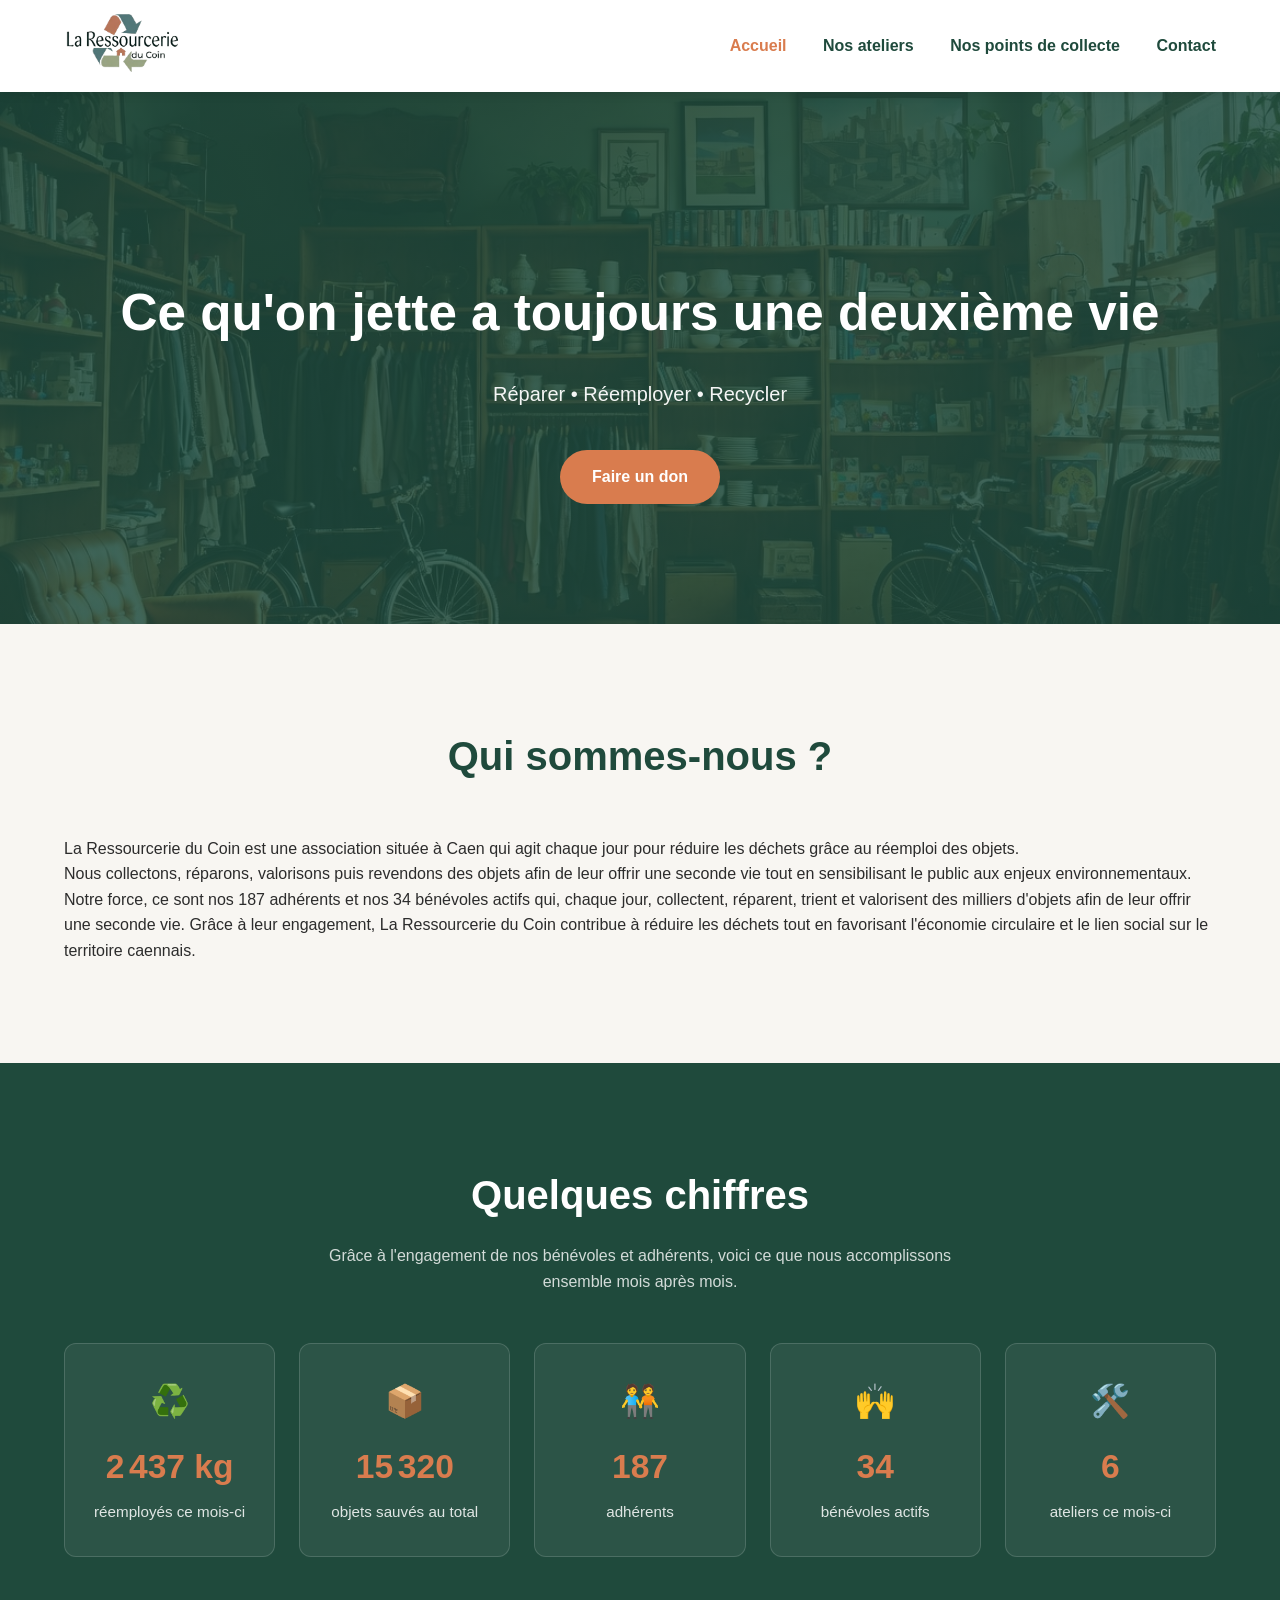
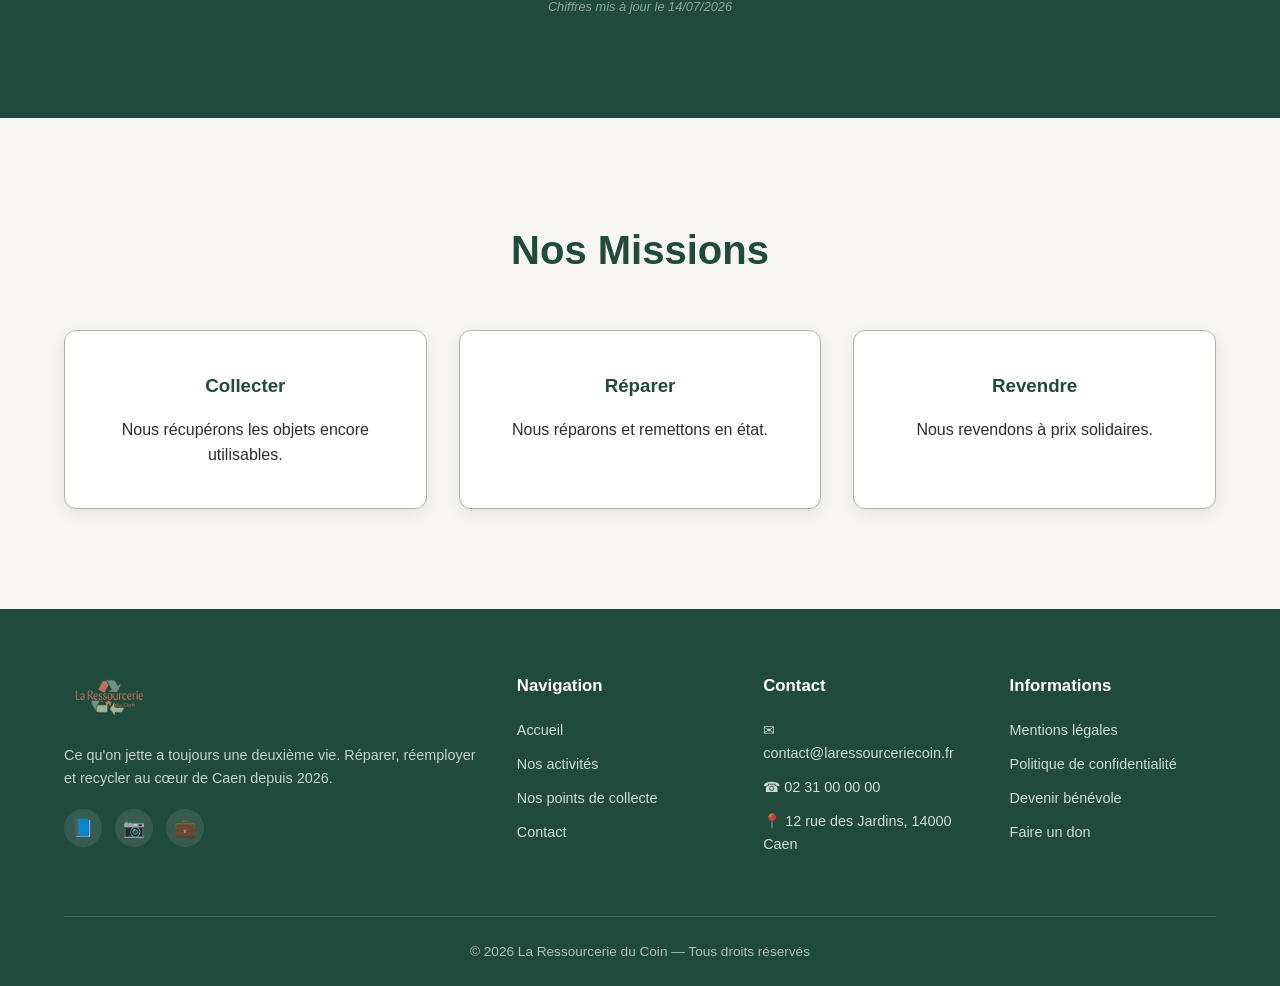
<file: index.html>
<!DOCTYPE html>
<html lang="fr">

<head>
    <link rel="icon" type="image/png" href="photo/logonglet.png">
    <meta charset="UTF-8">
    <meta name="viewport" content="width=device-width, initial-scale=1.0">
    <title>La Ressourcerie du Coin</title>
    <link rel="stylesheet" href="style.css">
    <script src="script.js" defer></script>

</head>

<body>

    <header class="header">

        <div class="logo">
            <img src="photo/logoecri.png" alt="logo"/>
        </div>

        <nav class="navigation">
            <a href="index.html" class="active">Accueil</a>
            <a href="page/index2.html">Nos ateliers</a>
            <a href="page/index3.html">Nos points de collecte</a>
            <a href="page/index4.html">Contact</a>
        </nav>

    </header>


    <main>

        <section class="hero" id="accueil">

            <div class="hero-content">

                <h1>
                    Ce qu'on jette a toujours une deuxième vie
                </h1>


                <p>
                    Réparer • Réemployer • Recycler
                </p>
                <a class="btn" href="page/index7.html">
                    Faire un don
                </a>

            </div>

        </section>



        <section class="Apropos" id="Apropos">

            <h2>
                Qui sommes-nous ?
            </h2>
            <p>
                La Ressourcerie du Coin est une association située à Caen qui agit chaque jour pour réduire les déchets
                grâce au réemploi des objets.<br>

                Nous collectons, réparons, valorisons puis revendons des objets afin de leur offrir une seconde vie tout
                en sensibilisant le public aux enjeux environnementaux.<br>

                Notre force, ce sont nos 187 adhérents et nos 34 bénévoles actifs qui, chaque jour, collectent,
                réparent, trient et valorisent des milliers d'objets afin de leur offrir une seconde vie. Grâce à leur
                engagement, La Ressourcerie du Coin contribue à réduire les déchets tout en favorisant l'économie
                circulaire et le lien social sur le territoire caennais.
            </p>

        </section>

        <section class="chiffres" id="chiffres">

            <h2>Quelques chiffres</h2>
            <p class="chiffres-intro">
                Grâce à l'engagement de nos bénévoles et adhérents, voici ce que nous
                accomplissons ensemble mois après mois.
            </p>

            <div class="stats-grid" id="liste-stats">
                <!-- Les chiffres sont générés automatiquement depuis script.js -->
            </div>

            <p class="stats-maj" id="stats-maj"></p>

        </section>

        <section class="missions" id="missions">
            <h2>Nos Missions</h2>
            <div class="cards">


                <div class="card">
                    <h3>Collecter</h3>
                    <p>
                        Nous récupérons les objets encore utilisables.
                    </p>
                </div>


                <div class="card">
                    <h3>Réparer</h3>
                    <p>
                        Nous réparons et remettons en état.
                    </p>
                </div>


                <div class="card">
                    <h3>Revendre</h3>
                    <p>
                        Nous revendons à prix solidaires.
                    </p>
                </div>


            </div>

        </section>

    </main>

    <footer class="footer">

        <div class="footer-contenu">

            <div class="footer-bloc footer-a-propos">
                <img src="photo/ecrimar.png" alt="La Ressourcerie du Coin" class="footer-logo">
                <p>
                    Ce qu'on jette a toujours une deuxième vie. Réparer, réemployer et recycler
                    au cœur de Caen depuis 2026.
                </p>
                <div class="footer-reseaux">
                    <a href="https://facebook.com" aria-label="Facebook">📘</a>
                    <a href="https://instagram.com" aria-label="Instagram">📷</a>
                    <a href="https://linkedin.com" aria-label="LinkedIn">💼</a>
                </div>
            </div>

            <div class="footer-bloc">
                <h4>Navigation</h4>
                <ul>
                    <li><a href="index.html">Accueil</a></li>
                    <li><a href="page/index2.html">Nos activités</a></li>
                    <li><a href="page/index3.html">Nos points de collecte</a></li>
                    <li><a href="page/index4.html">Contact</a></li>
                </ul>
            </div>

            <div class="footer-bloc">
                <h4>Contact</h4>
                <ul class="footer-contact">
                    <li><a href="mailto:contact@laressourceriecoin.fr">✉ contact@laressourceriecoin.fr</a></li>
                    <li>☎ 02 31 00 00 00</li>
                    <li>📍 12 rue des Jardins, 14000 Caen</li>
                </ul>
            </div>

            <div class="footer-bloc">
                <h4>Informations</h4>
                <ul>
                    <li><a href="page/index5.html">Mentions légales</a></li>
                    <li><a href="page/index6.html">Politique de confidentialité</a></li>
                    <li><a href="page/index4.html">Devenir bénévole</a></li>
                    <li><a href="page/index7.html">Faire un don</a></li>
                </ul>
            </div>

        </div>

        <div class="footer-bas">
            <p>© 2026 La Ressourcerie du Coin — Tous droits réservés</p>
        </div>

    </footer>



</body>

</html>
</file>
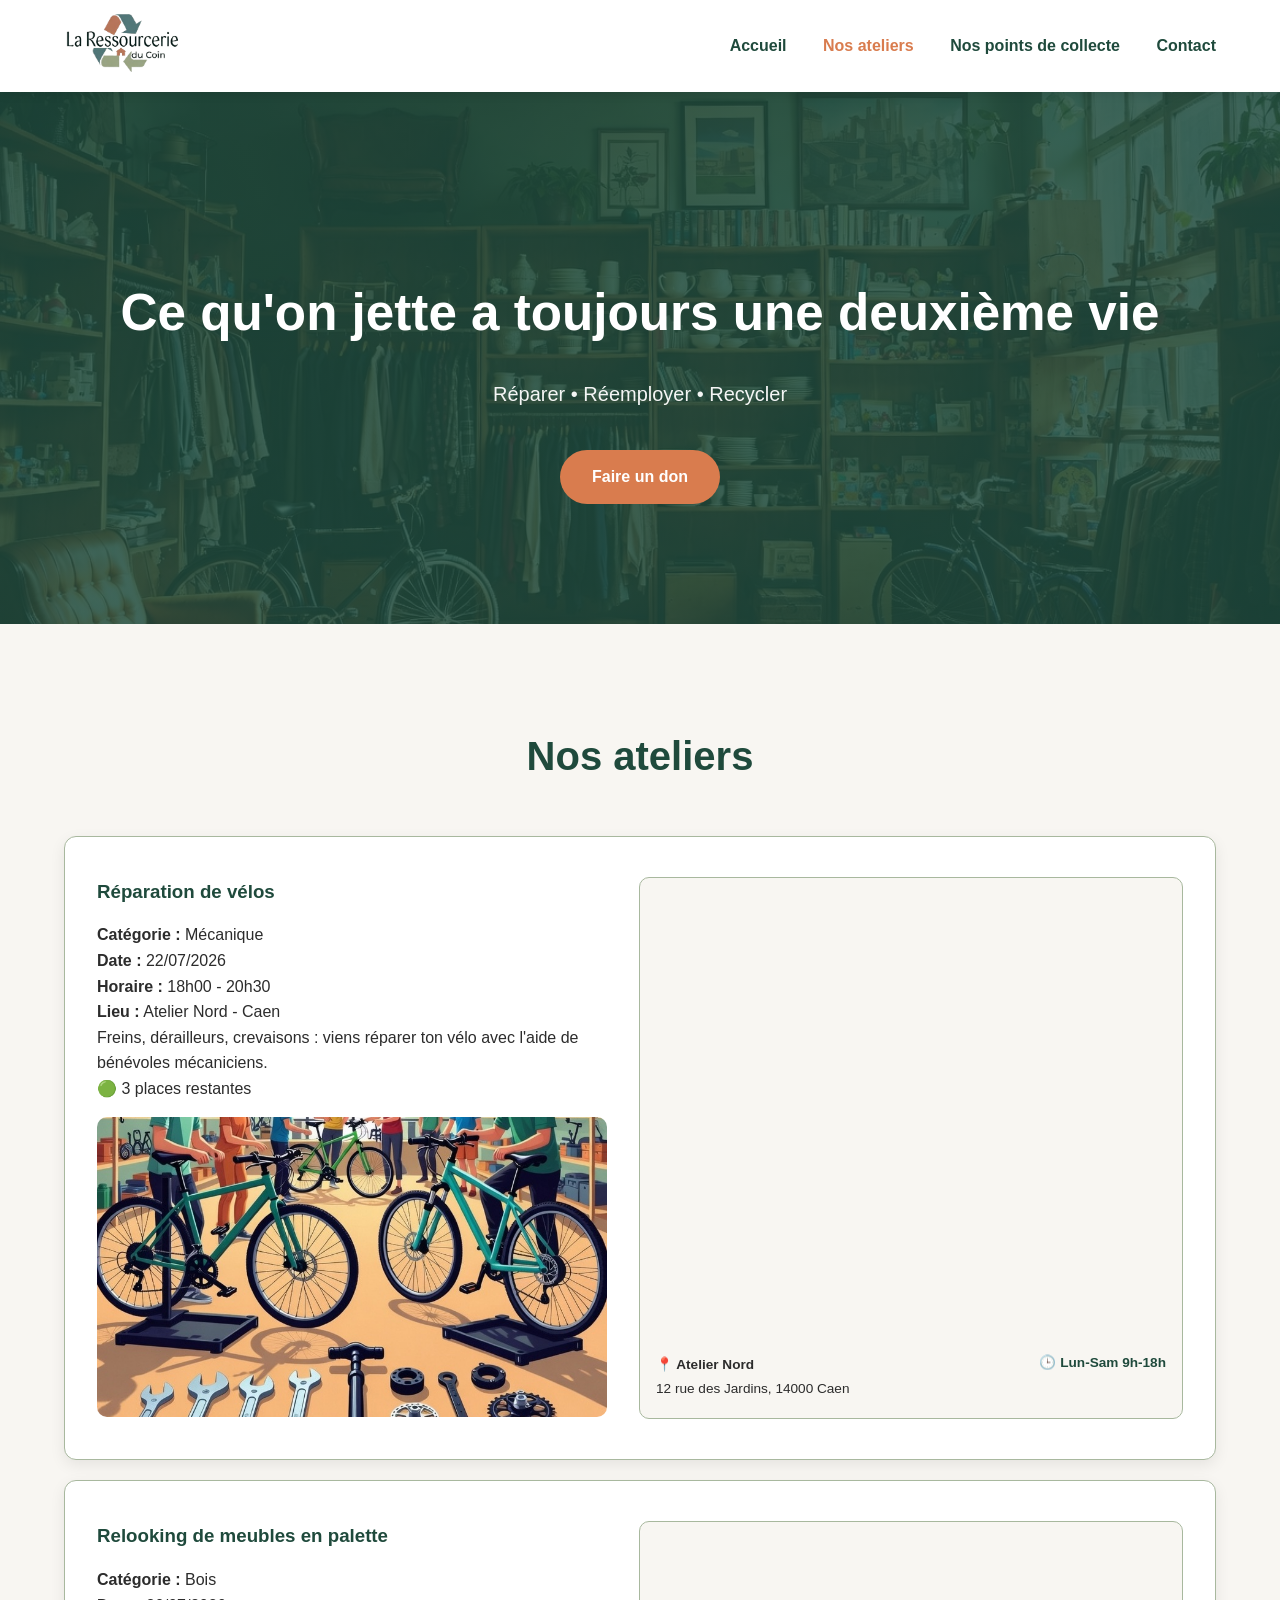
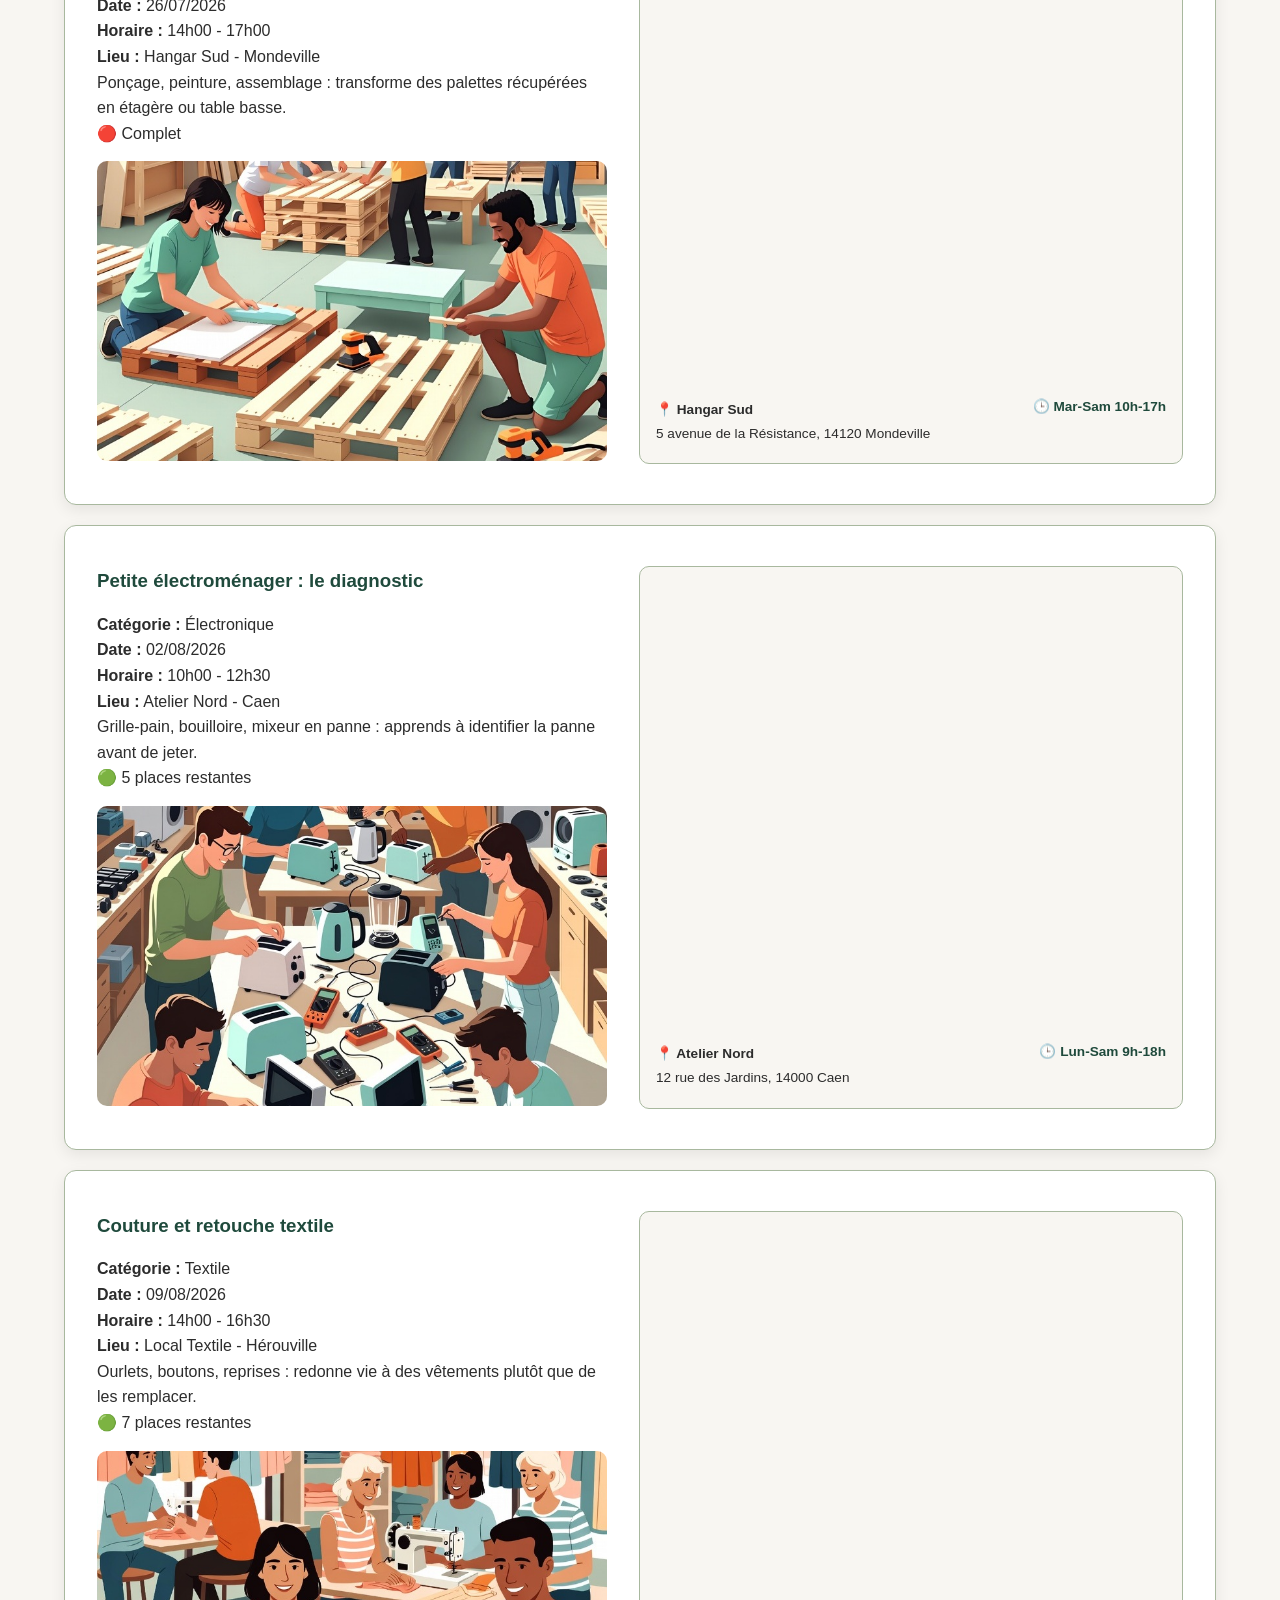
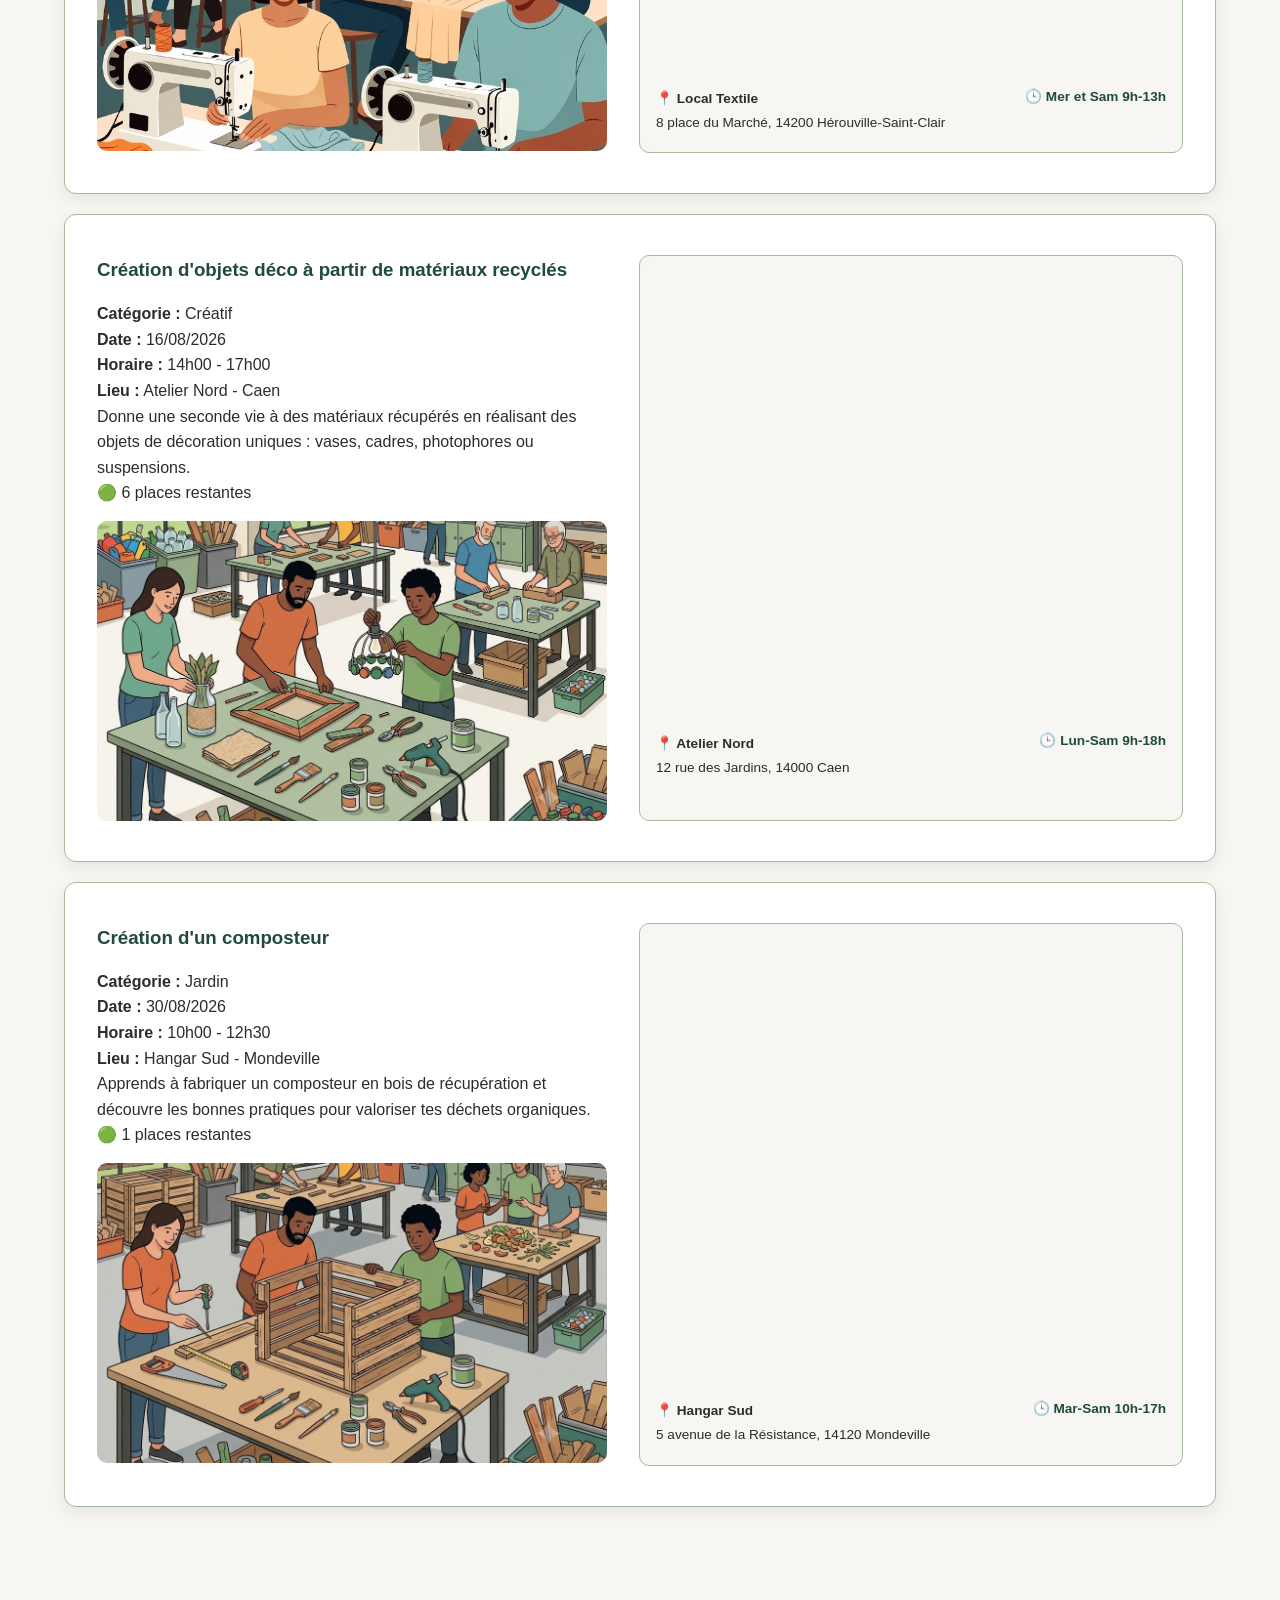
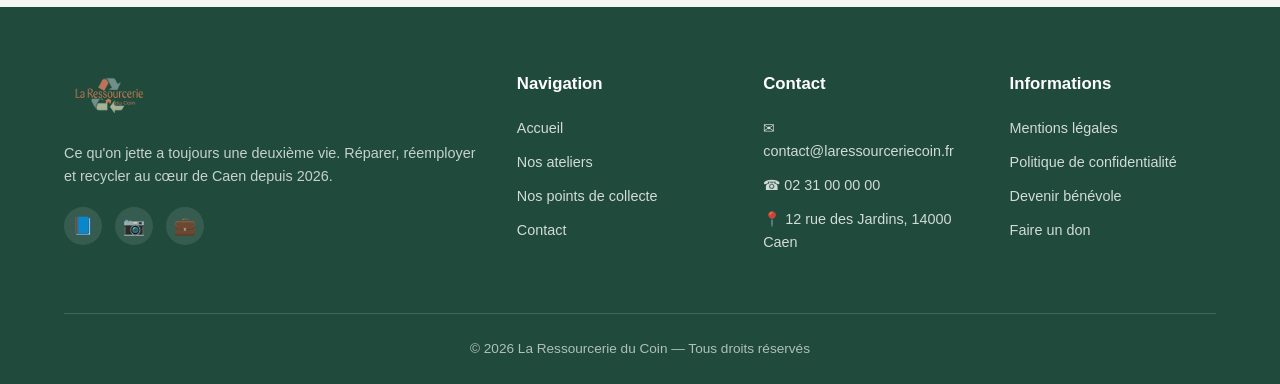
<file: page/index2.html>
<!DOCTYPE html>
<html lang="fr">

<head>
    <link rel="icon" type="image/png" href="../photo/logonglet.png">
    <meta charset="UTF-8">
    <meta name="viewport" content="width=device-width, initial-scale=1.0">
    <title>Ateliers - La Ressourcerie du Coin</title>
    <link rel="stylesheet" href="../style.css">
        <script src="../script.js" defer></script>

</head>

<body>

    <header class="header">

        <div class="logo">
            <img src="../photo/logoecri.png" alt="logo"/>
        </div>

        <nav class="navigation">
            <a href="../index.html">Accueil</a>
            <a href="index2.html" class="active">Nos ateliers</a>
            <a href="index3.html">Nos points de collecte</a>
            <a href="index4.html">Contact</a>
        </nav>

    </header>


    <main>

        <section class="hero" id="accueil">

            <div class="hero-content">

                <h1>
                    Ce qu'on jette a toujours une deuxième vie
                </h1>


                <p>
                    Réparer • Réemployer • Recycler
                </p>
                <a class="btn" href="index7.html">
                    Faire un don
                </a>

            </div>

        </section>



        <section class="ateliers" id="ateliers">

            <h2>
                Nos ateliers
            </h2>
            <div id="liste-ateliers" class="cards">

            </div>
            <!-- Overlay + formulaire d'inscription -->
            <div id="overlay-inscription" class="overlay"></div>
            <div id="formulaire-inscription" class="formulaire"></div>           
                    

        </section>

    </main>




    <footer class="footer">

        <div class="footer-contenu">

            <div class="footer-bloc footer-a-propos">
                <img src="../photo/ecrimar.png" alt="La Ressourcerie du Coin" class="footer-logo">
                <p>
                    Ce qu'on jette a toujours une deuxième vie. Réparer, réemployer et recycler
                    au cœur de Caen depuis 2026.
                </p>
                <div class="footer-reseaux">
                    <a href="https://facebook.com" aria-label="Facebook">📘</a>
                    <a href="https://instagram.com" aria-label="Instagram">📷</a>
                    <a href="https://linkedin.com" aria-label="LinkedIn">💼</a>
                </div>
            </div>

            <div class="footer-bloc">
                <h4>Navigation</h4>
                <ul>
                    <li><a href="../index.html">Accueil</a></li>
                    <li><a href="index2.html">Nos ateliers</a></li>
                    <li><a href="index3.html">Nos points de collecte</a></li>
                    <li><a href="index4.html">Contact</a></li>
                </ul>
            </div>

            <div class="footer-bloc">
                <h4>Contact</h4>
                <ul class="footer-contact">
                    <li><a href="mailto:contact@laressourceriecoin.fr">✉ contact@laressourceriecoin.fr</a></li>
                    <li>☎ 02 31 00 00 00</li>
                    <li>📍 12 rue des Jardins, 14000 Caen</li>
                </ul>
            </div>

            <div class="footer-bloc">
                <h4>Informations</h4>
                <ul>
                    <li><a href="index5.html">Mentions légales</a></li>
                    <li><a href="index6.html">Politique de confidentialité</a></li>
                    <li><a href="index4.html">Devenir bénévole</a></li>
                    <li><a href="index7.html">Faire un don</a></li>
                </ul>
            </div>

        </div>

        <div class="footer-bas">
            <p>© 2026 La Ressourcerie du Coin — Tous droits réservés</p>
        </div>

    </footer>



</body>

</html>
</file>
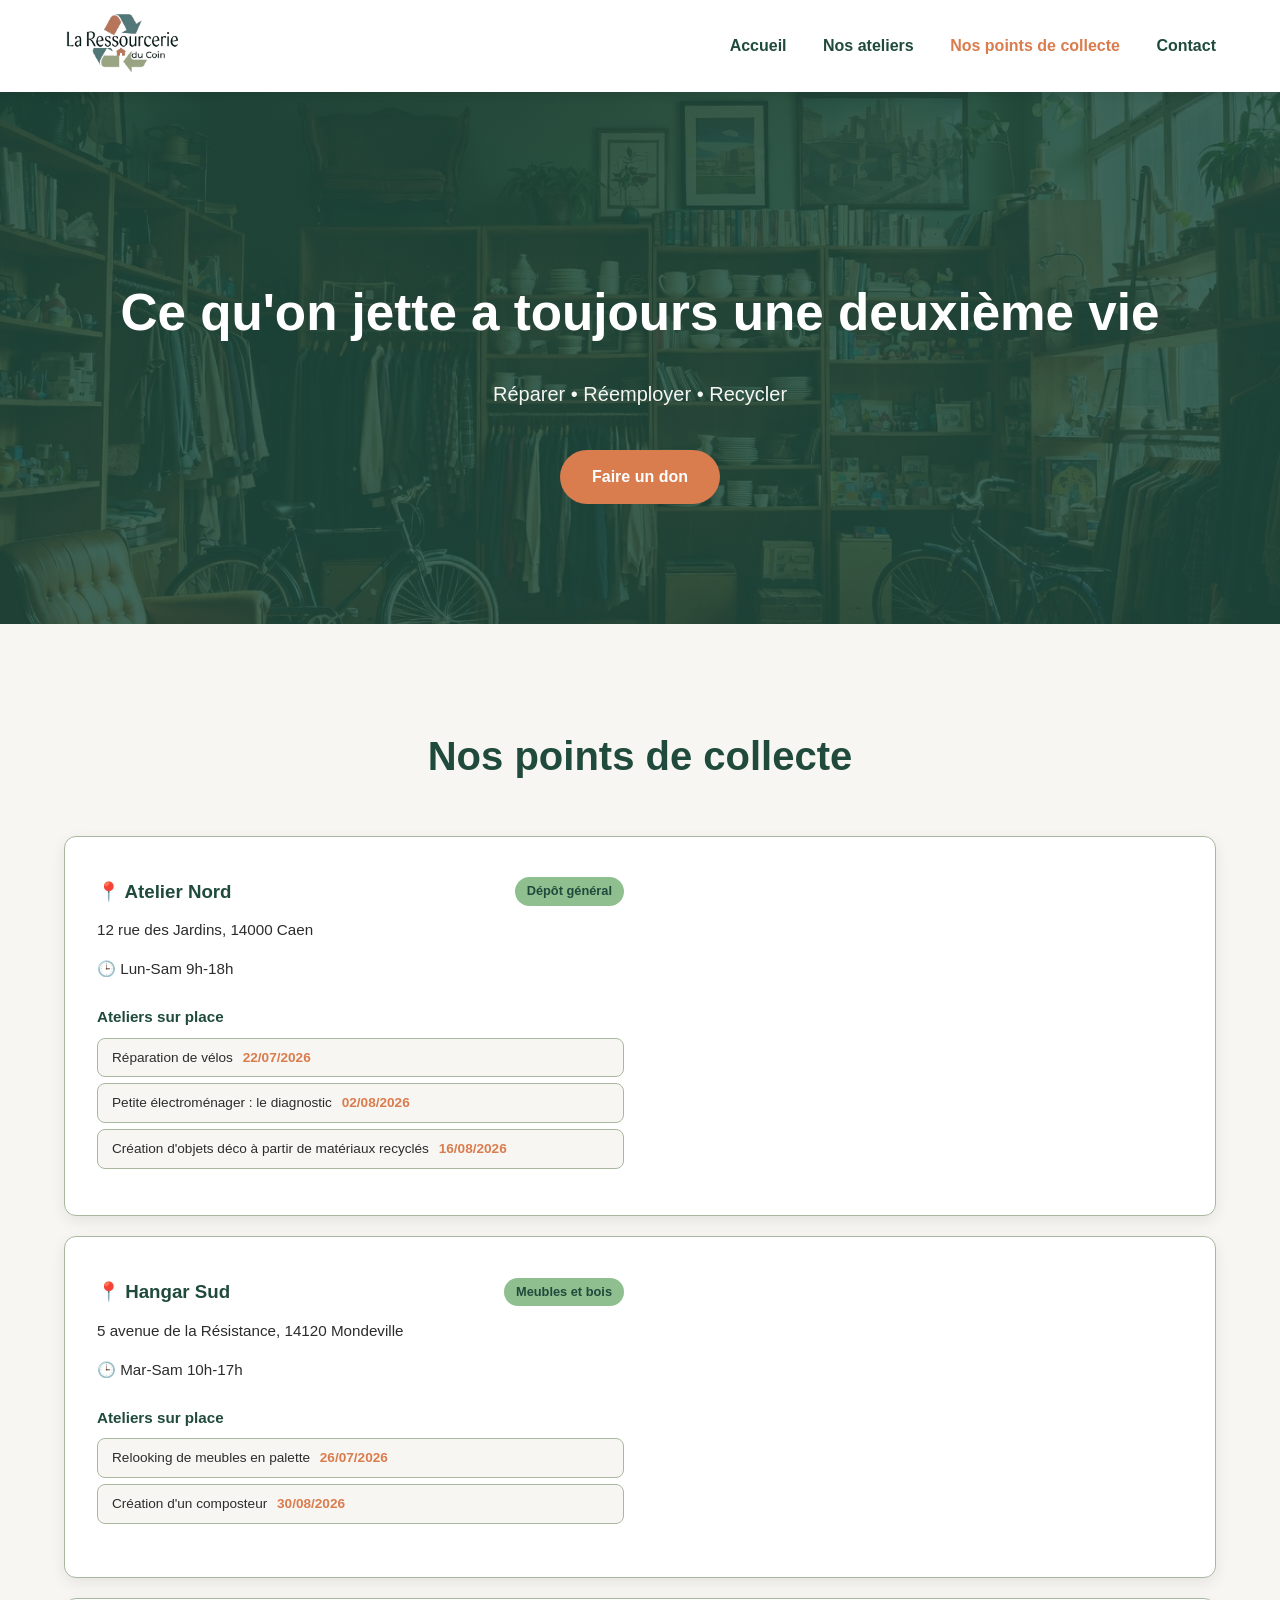
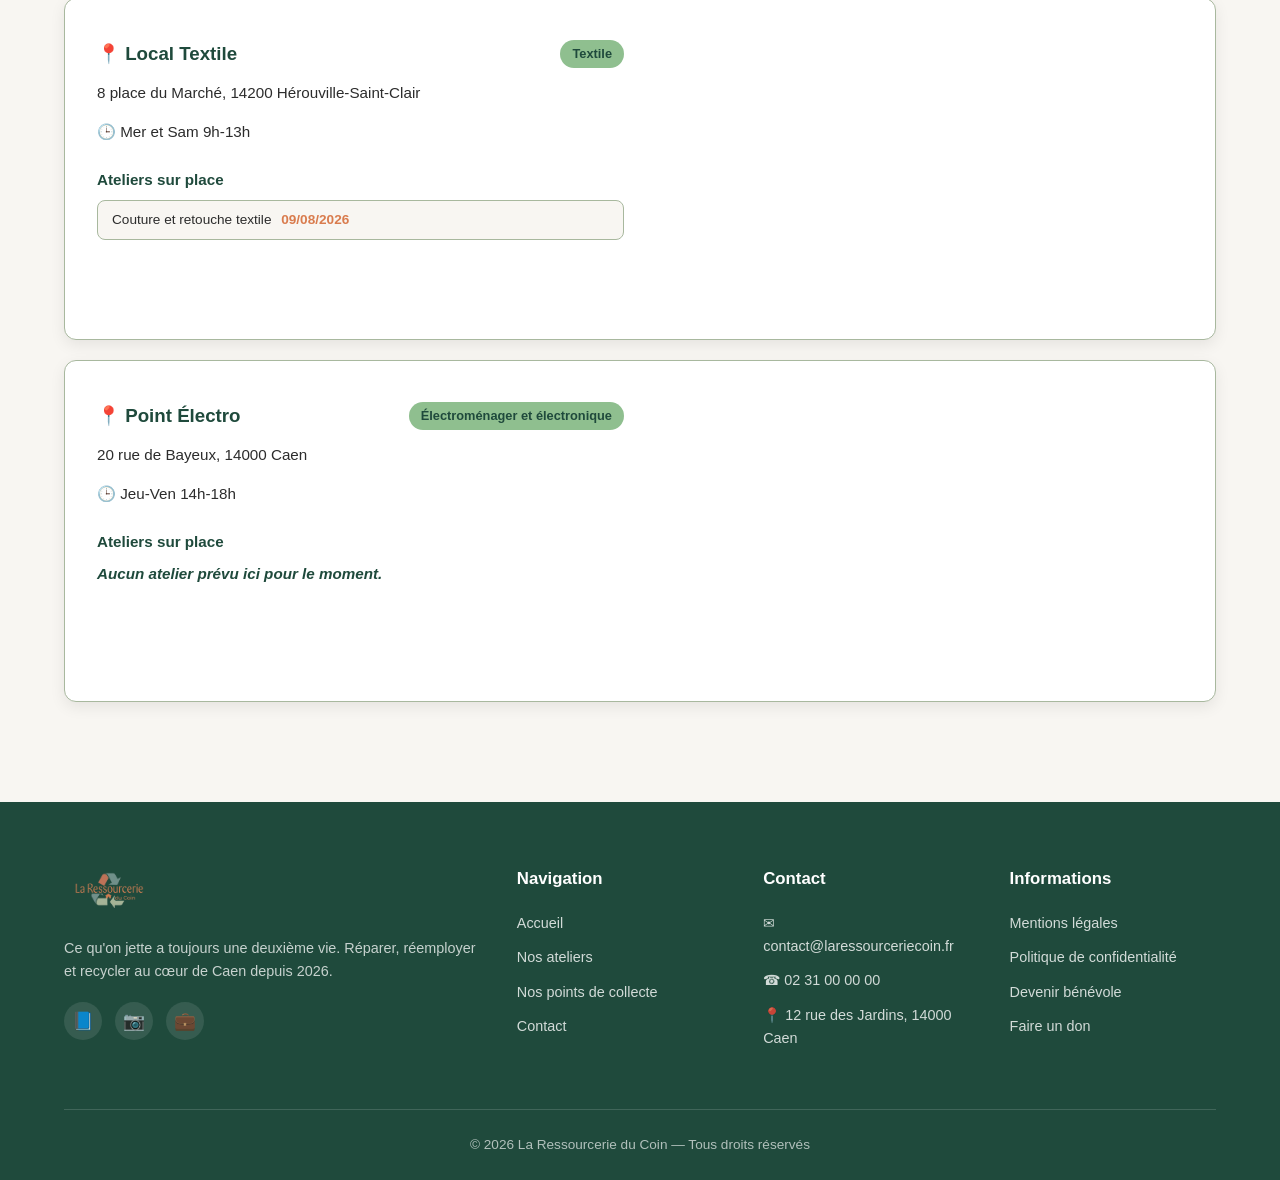
<file: page/index3.html>
<!DOCTYPE html>
<html lang="fr">

<head>
    <link rel="icon" type="image/png" href="../photo/logonglet.png">
    <meta charset="UTF-8">
    <meta name="viewport" content="width=device-width, initial-scale=1.0">
    <title>Point de collectes - La Ressourcerie du Coin</title>
    <link rel="stylesheet" href="../style.css">
        <script src="../script.js" defer></script>

</head>

<body>

    <header class="header">

        <div class="logo">
            <img src="../photo/logoecri.png" alt="logo" 
             />
        </div>

        <nav class="navigation">
            <a href="../index.html">Accueil</a>
            <a href="index2.html">Nos ateliers</a>
            <a href="index3.html" class="active">Nos points de collecte</a>
            <a href="index4.html">Contact</a>
        </nav>

    </header>


    <main>

        <section class="hero" id="accueil">

            <div class="hero-content">

                <h1>
                    Ce qu'on jette a toujours une deuxième vie
                </h1>


                <p>
                    Réparer • Réemployer • Recycler
                </p>
                <a class="btn" href="index7.html">
                    Faire un don
                </a>

            </div>

        </section>



        <section class="ateliers" id="ateliers">

            <h2>
                Nos points de collecte
            </h2>
            <div id="liste-ateliers" class="cards" data-page="collecte">

            </div>         
                    

        </section>
    </main>




    <footer class="footer">

        <div class="footer-contenu">

            <div class="footer-bloc footer-a-propos">
                <img src="../photo/ecrimar.png" alt="La Ressourcerie du Coin" class="footer-logo">
                <p>
                    Ce qu'on jette a toujours une deuxième vie. Réparer, réemployer et recycler
                    au cœur de Caen depuis 2026.
                </p>
                <div class="footer-reseaux">
                    <a href="https://facebook.com" aria-label="Facebook">📘</a>
                    <a href="https://instagram.com" aria-label="Instagram">📷</a>
                    <a href="https://linkedin.com" aria-label="LinkedIn">💼</a>
                </div>
            </div>

            <div class="footer-bloc">
                <h4>Navigation</h4>
                <ul>
                    <li><a href="../index.html">Accueil</a></li>
                    <li><a href="index2.html">Nos ateliers</a></li>
                    <li><a href="index3.html">Nos points de collecte</a></li>
                    <li><a href="index4.html">Contact</a></li>
                </ul>
            </div>

            <div class="footer-bloc">
                <h4>Contact</h4>
                <ul class="footer-contact">
                    <li><a href="mailto:contact@laressourceriecoin.fr">✉ contact@laressourceriecoin.fr</a></li>
                    <li>☎ 02 31 00 00 00</li>
                    <li>📍 12 rue des Jardins, 14000 Caen</li>
                </ul>
            </div>

            <div class="footer-bloc">
                <h4>Informations</h4>
                <ul>
                    <li><a href="index5.html">Mentions légales</a></li>
                    <li><a href="index6.html">Politique de confidentialité</a></li>
                    <li><a href="index4.html">Devenir bénévole</a></li>
                    <li><a href="index7.html">Faire un don</a></li>
                </ul>
            </div>

        </div>

        <div class="footer-bas">
            <p>© 2026 La Ressourcerie du Coin — Tous droits réservés</p>
        </div>

    </footer>



</body>

</html>
</file>
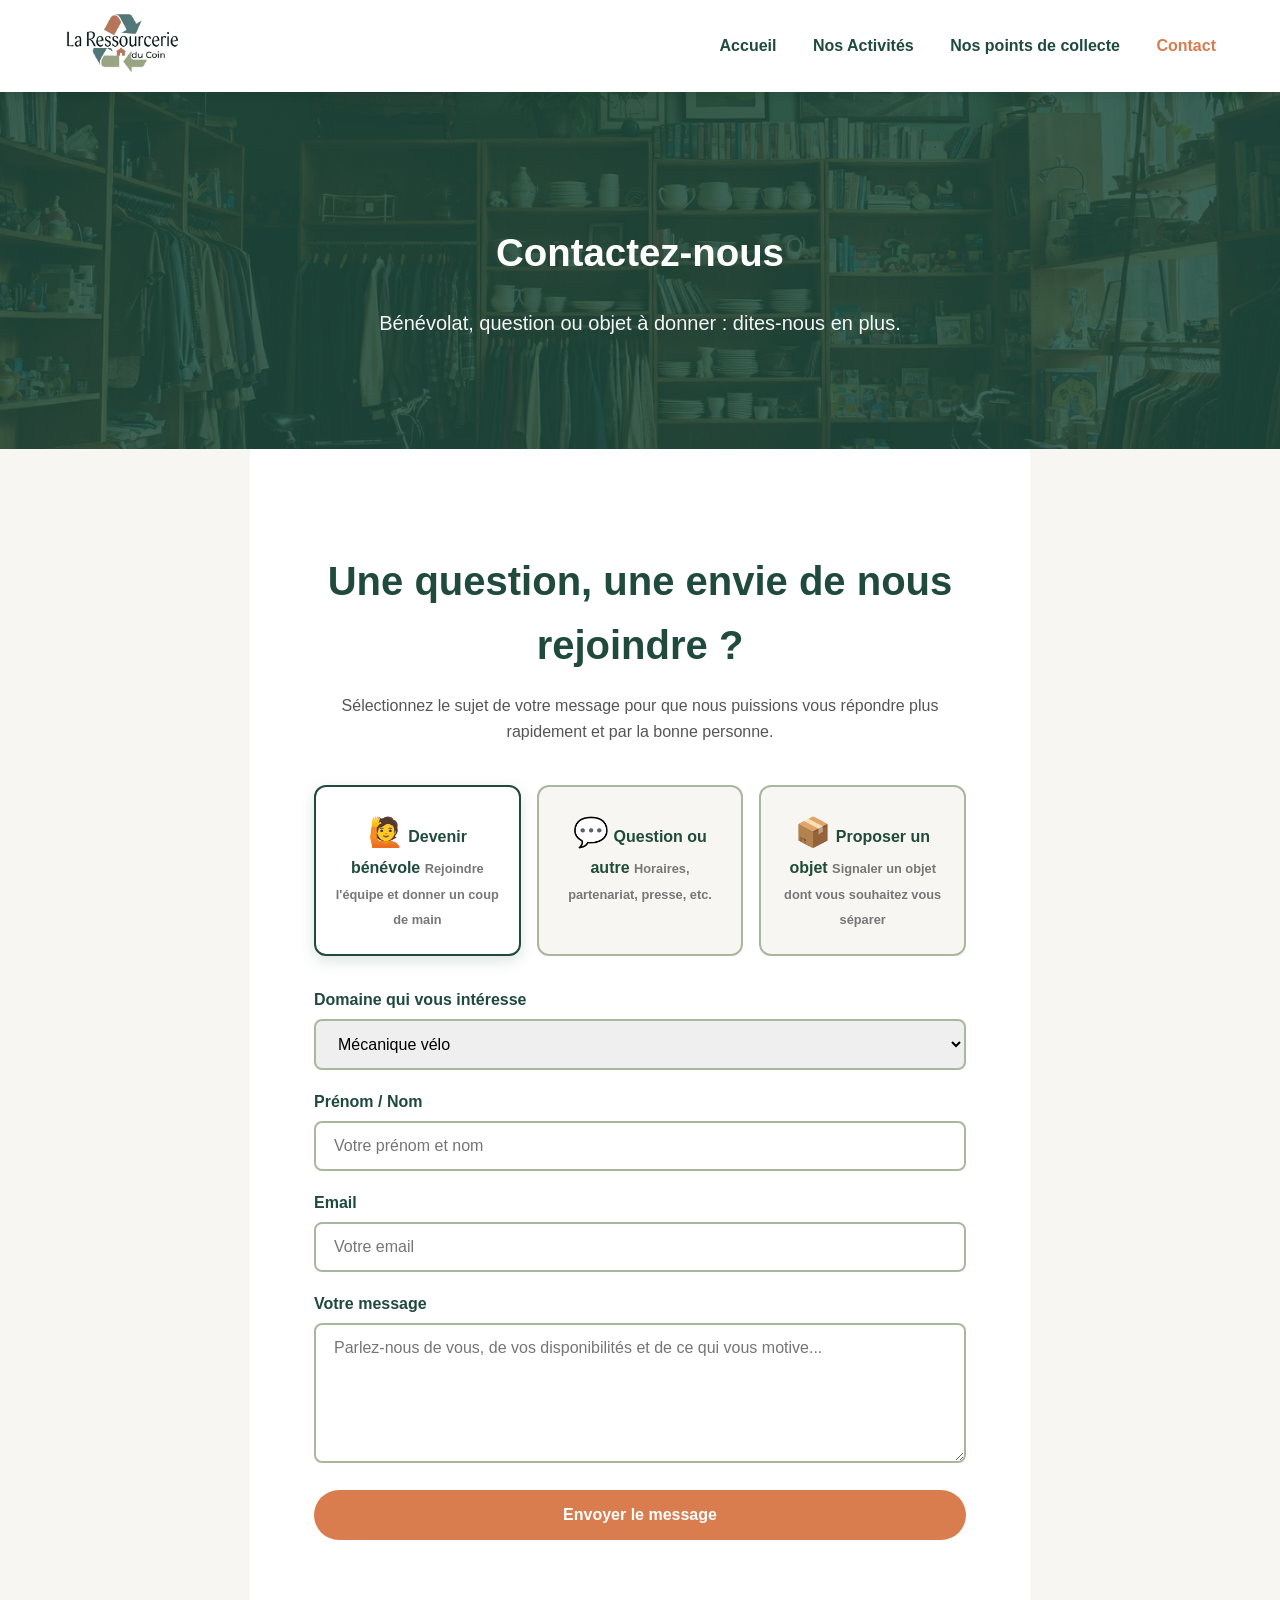
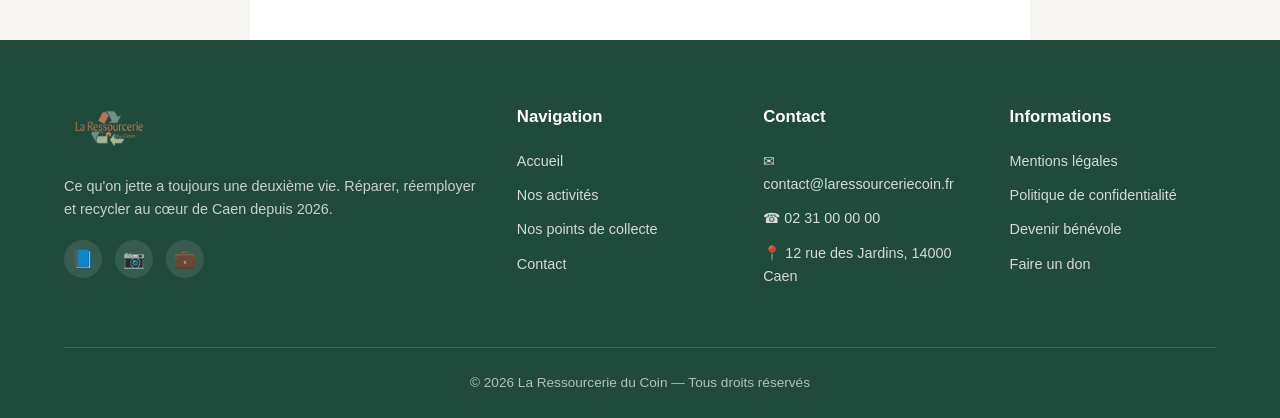
<file: page/index4.html>
<!DOCTYPE html>
<html lang="fr">

<head>
    <link rel="icon" type="image/png" href="../photo/logonglet.png">
    <meta charset="UTF-8">
    <meta name="viewport" content="width=device-width, initial-scale=1.0">
    <title>Contact – La Ressourcerie du Coin</title>
    <meta name="description" content="Contactez La Ressourcerie du Coin : devenir bénévole, poser une question ou proposer un objet à donner.">
    <link rel="stylesheet" href="../style.css">
    <script src="../script.js" defer></script>

</head>

<body>

    <header class="header">

        <div class="logo">
            <img src="../photo/logoecri.png" alt="logo" />
        </div>

        <nav class="navigation">
            <a href="../index.html">Accueil</a>
            <a href="index2.html">Nos Activités</a>
            <a href="index3.html">Nos points de collecte</a>
            <a href="index4.html" class="active">Contact</a>
        </nav>

    </header>


    <main>

        <section class="hero hero-petit" id="accueil">
            <div class="hero-content">
                <h1>Contactez-nous</h1>
                <p>Bénévolat, question ou objet à donner : dites-nous en plus.</p>
            </div>
        </section>

        <section class="contact-page" id="contact">

            <h2>Une question, une envie de nous rejoindre ?</h2>
            <p class="contact-intro">
                Sélectionnez le sujet de votre message pour que nous puissions vous répondre plus
                rapidement et par la bonne personne.
            </p>

            <form id="formulaireContact" novalidate>

                <div class="choix-sujet-groupe">

                    <label class="choix-sujet">
                        <input type="radio" name="sujet" value="benevole" checked>
                        <span class="choix-icone">🙋</span>
                        <span class="choix-titre">Devenir bénévole</span>
                        <span class="choix-desc">Rejoindre l'équipe et donner un coup de main</span>
                    </label>

                    <label class="choix-sujet">
                        <input type="radio" name="sujet" value="question">
                        <span class="choix-icone">💬</span>
                        <span class="choix-titre">Question ou autre</span>
                        <span class="choix-desc">Horaires, partenariat, presse, etc.</span>
                    </label>

                    <label class="choix-sujet">
                        <input type="radio" name="sujet" value="objet">
                        <span class="choix-icone">📦</span>
                        <span class="choix-titre">Proposer un objet</span>
                        <span class="choix-desc">Signaler un objet dont vous souhaitez vous séparer</span>
                    </label>

                </div>

                <div id="champ-supplementaire"></div>

                <label for="contact-nom">Prénom / Nom</label>
                <input id="contact-nom" type="text" placeholder="Votre prénom et nom" required>

                <label for="contact-email">Email</label>
                <input id="contact-email" type="email" placeholder="Votre email" required>

                <label for="contact-message" id="label-message">Message</label>
                <textarea id="contact-message" placeholder="Votre message" required></textarea>

                <p id="message-formulaire-contact"></p>

                <button type="submit">Envoyer le message</button>

            </form>

        </section>

    </main>




    <footer class="footer">

        <div class="footer-contenu">

            <div class="footer-bloc footer-a-propos">
                <img src="../photo/ecrimar.png" alt="La Ressourcerie du Coin" class="footer-logo">
                <p>
                    Ce qu'on jette a toujours une deuxième vie. Réparer, réemployer et recycler
                    au cœur de Caen depuis 2026.
                </p>
                <div class="footer-reseaux">
                    <a href="https://facebook.com" aria-label="Facebook">📘</a>
                    <a href="https://instagram.com" aria-label="Instagram">📷</a>
                    <a href="https://linkedin.com" aria-label="LinkedIn">💼</a>
                </div>
            </div>

            <div class="footer-bloc">
                <h4>Navigation</h4>
                <ul>
                    <li><a href="../index.html">Accueil</a></li>
                    <li><a href="index2.html">Nos activités</a></li>
                    <li><a href="index3.html">Nos points de collecte</a></li>
                    <li><a href="index4.html">Contact</a></li>
                </ul>
            </div>

            <div class="footer-bloc">
                <h4>Contact</h4>
                <ul class="footer-contact">
                    <li><a href="mailto:contact@laressourceriecoin.fr">✉ contact@laressourceriecoin.fr</a></li>
                    <li>☎ 02 31 00 00 00</li>
                    <li>📍 12 rue des Jardins, 14000 Caen</li>
                </ul>
            </div>

            <div class="footer-bloc">
                <h4>Informations</h4>
                <ul>
                    <li><a href="index5.html">Mentions légales</a></li>
                    <li><a href="index6.html">Politique de confidentialité</a></li>
                    <li><a href="index4.html">Devenir bénévole</a></li>
                    <li><a href="index7.html">Faire un don</a></li>
                </ul>
            </div>

        </div>

        <div class="footer-bas">
            <p>© 2026 La Ressourcerie du Coin — Tous droits réservés</p>
        </div>

    </footer>



</body>

</html>
</file>
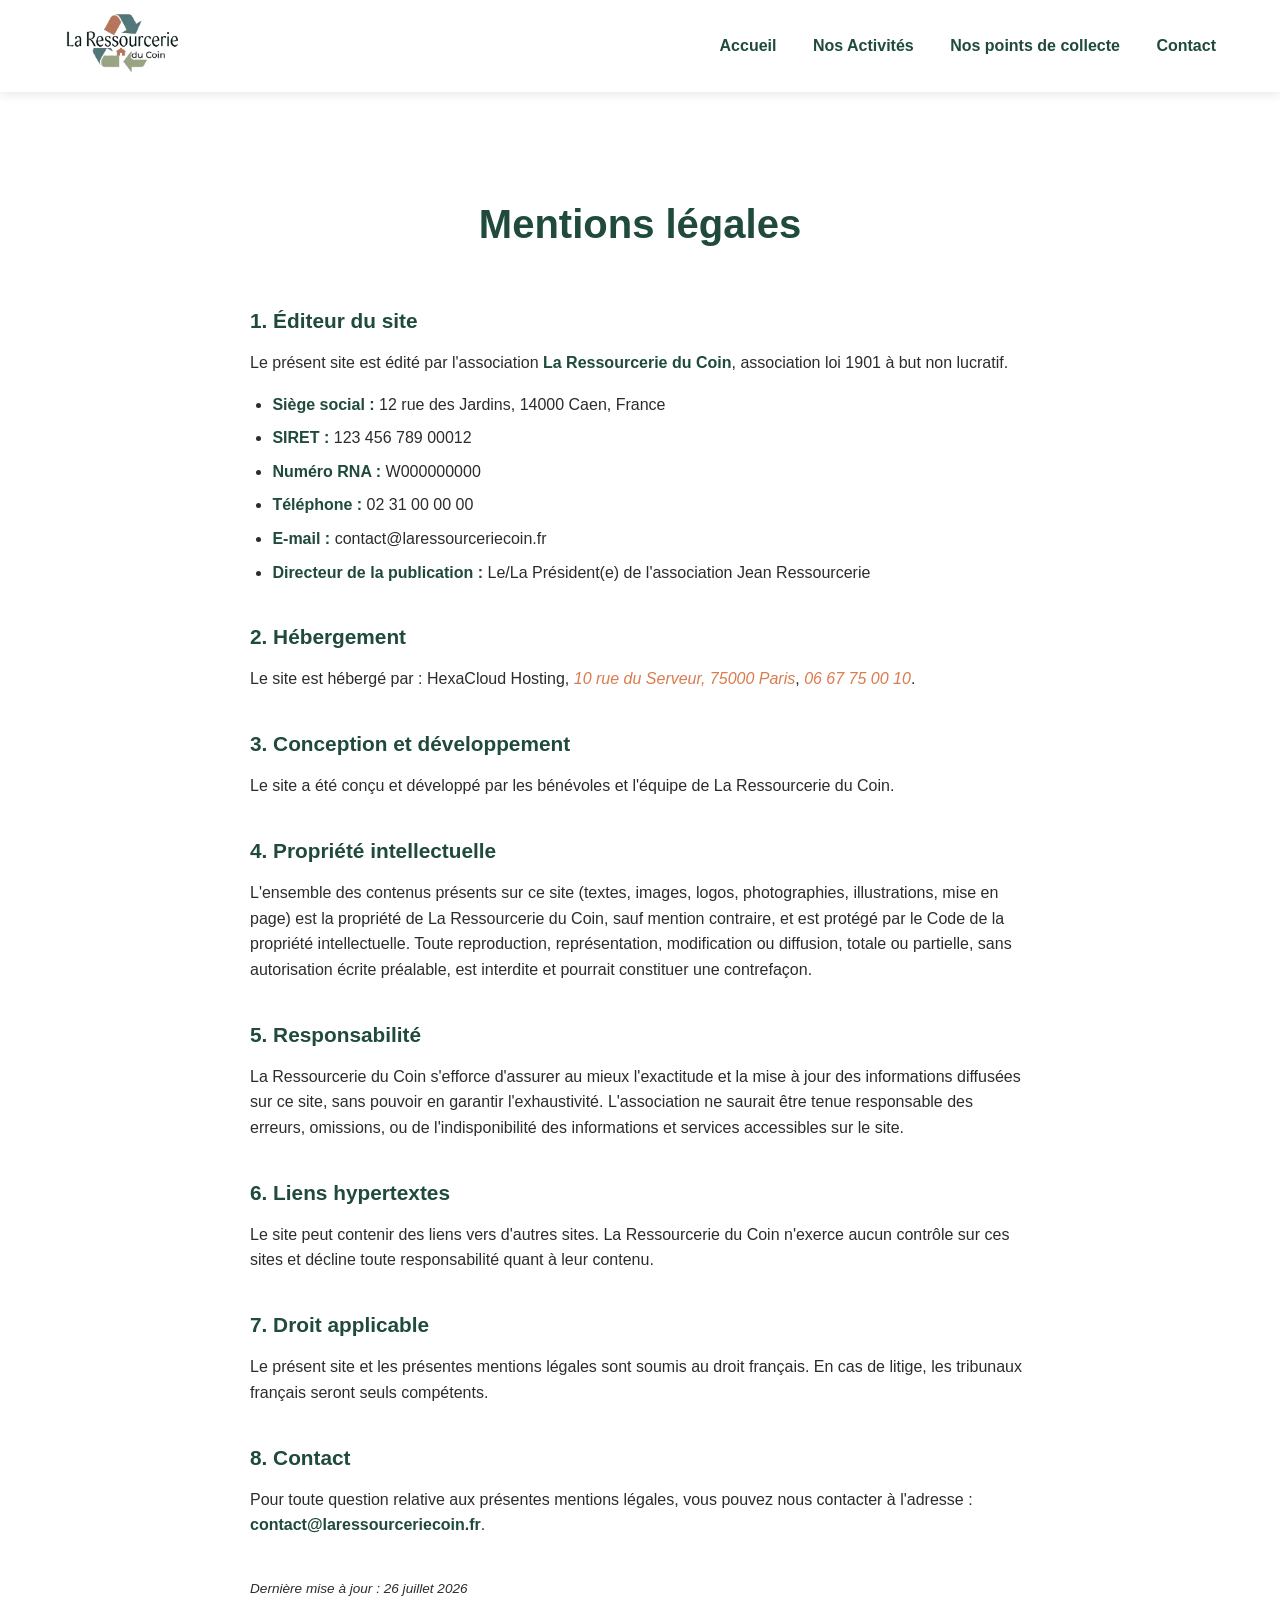
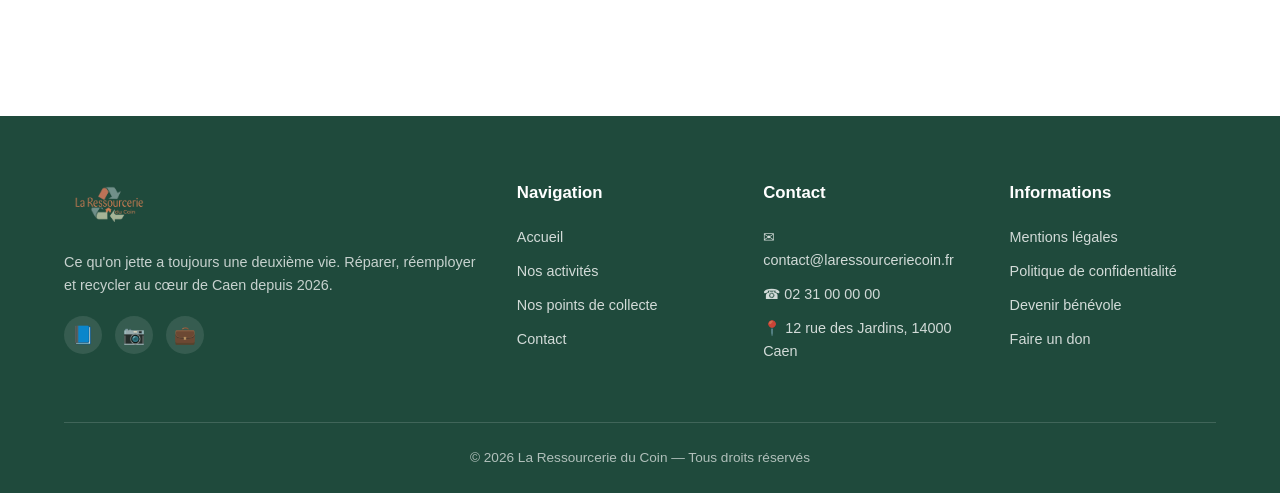
<file: page/index5.html>
<!DOCTYPE html>
<html lang="fr">

<head>
    <link rel="icon" type="image/png" href="../photo/logonglet.png">
    <meta charset="UTF-8">
    <meta name="viewport" content="width=device-width, initial-scale=1.0">
    <title>Mentions légales – La Ressourcerie du Coin</title>
    <meta name="description" content="Mentions légales du site de l'association La Ressourcerie du Coin, ressourcerie associative basée à Caen.">
    <link rel="stylesheet" href="../style.css">
    <script src="../script.js" defer></script>

</head>

<body>

    <header class="header">

        <div class="logo">
            <img src="../photo/logoecri.png" alt="logo" />
        </div>

        <nav class="navigation">
            <a href="../index.html">Accueil</a>
            <a href="index2.html">Nos Activités</a>
            <a href="index3.html">Nos points de collecte</a>
            <a href="index4.html">Contact</a>
        </nav>

    </header>


    <main>

        <section class="page-legale" id="mentions-legales">

            <h2>Mentions légales</h2>

            <div class="contenu-legal">

                <h3>1. Éditeur du site</h3>
                <p>
                    Le présent site est édité par l'association <strong>La Ressourcerie du Coin</strong>,
                    association loi 1901 à but non lucratif.
                </p>
                <ul>
                    <li><strong>Siège social :</strong> 12 rue des Jardins, 14000 Caen, France</li>
                    <li><strong>SIRET :</strong> 123 456 789 00012 </li>
                    <li><strong>Numéro RNA :</strong> W000000000 </li>
                    <li><strong>Téléphone :</strong> 02 31 00 00 00</li>
                    <li><strong>E-mail :</strong> contact@laressourceriecoin.fr</li>
                    <li><strong>Directeur de la publication :</strong> Le/La Président(e) de l'association Jean Ressourcerie</li>
                </ul>

                <h3>2. Hébergement</h3>
                <p>
                    Le site est hébergé par : HexaCloud Hosting,
                    <em>10 rue du Serveur, 75000 Paris</em>, <em>06 67 75 00 10</em>.
                </p>

                <h3>3. Conception et développement</h3>
                <p>
                    Le site a été conçu et développé par les bénévoles et l'équipe de
                    La Ressourcerie du Coin.
                </p>

                <h3>4. Propriété intellectuelle</h3>
                <p>
                    L'ensemble des contenus présents sur ce site (textes, images, logos, photographies,
                    illustrations, mise en page) est la propriété de La Ressourcerie du Coin, sauf mention
                    contraire, et est protégé par le Code de la propriété intellectuelle. Toute reproduction,
                    représentation, modification ou diffusion, totale ou partielle, sans autorisation écrite
                    préalable, est interdite et pourrait constituer une contrefaçon.
                </p>

                <h3>5. Responsabilité</h3>
                <p>
                    La Ressourcerie du Coin s'efforce d'assurer au mieux l'exactitude et la mise à jour des
                    informations diffusées sur ce site, sans pouvoir en garantir l'exhaustivité. L'association
                    ne saurait être tenue responsable des erreurs, omissions, ou de l'indisponibilité des
                    informations et services accessibles sur le site.
                </p>

                <h3>6. Liens hypertextes</h3>
                <p>
                    Le site peut contenir des liens vers d'autres sites. La Ressourcerie du Coin n'exerce
                    aucun contrôle sur ces sites et décline toute responsabilité quant à leur contenu.
                </p>

                <h3>7. Droit applicable</h3>
                <p>
                    Le présent site et les présentes mentions légales sont soumis au droit français.
                    En cas de litige, les tribunaux français seront seuls compétents.
                </p>

                <h3>8. Contact</h3>
                <p>
                    Pour toute question relative aux présentes mentions légales, vous pouvez nous contacter
                    à l'adresse : <strong>contact@laressourceriecoin.fr</strong>.
                </p>

                <p class="date-maj">Dernière mise à jour : 26 juillet 2026</p>

            </div>

        </section>

    </main>




    <footer class="footer">

        <div class="footer-contenu">

            <div class="footer-bloc footer-a-propos">
                <img src="../photo/ecrimar.png" alt="La Ressourcerie du Coin" class="footer-logo">
                <p>
                    Ce qu'on jette a toujours une deuxième vie. Réparer, réemployer et recycler
                    au cœur de Caen depuis 2026.
                </p>
                <div class="footer-reseaux">
                    <a href="https://facebook.com" aria-label="Facebook">📘</a>
                    <a href="https://instagram.com" aria-label="Instagram">📷</a>
                    <a href="https://linkedin.com" aria-label="LinkedIn">💼</a>
                </div>
            </div>

            <div class="footer-bloc">
                <h4>Navigation</h4>
                <ul>
                    <li><a href="../index.html">Accueil</a></li>
                    <li><a href="index2.html">Nos activités</a></li>
                    <li><a href="index3.html">Nos points de collecte</a></li>
                    <li><a href="index4.html">Contact</a></li>
                </ul>
            </div>

            <div class="footer-bloc">
                <h4>Contact</h4>
                <ul class="footer-contact">
                    <li><a href="mailto:contact@laressourceriecoin.fr">✉ contact@laressourceriecoin.fr</a></li>
                    <li>☎ 02 31 00 00 00</li>
                    <li>📍 12 rue des Jardins, 14000 Caen</li>
                </ul>
            </div>

            <div class="footer-bloc">
                <h4>Informations</h4>
                <ul>
                    <li><a href="index5.html">Mentions légales</a></li>
                    <li><a href="index6.html">Politique de confidentialité</a></li>
                    <li><a href="index4.html">Devenir bénévole</a></li>
                    <li><a href="index7.html">Faire un don</a></li>
                </ul>
            </div>

        </div>

        <div class="footer-bas">
            <p>© 2026 La Ressourcerie du Coin — Tous droits réservés</p>
        </div>

    </footer>



</body>

</html>
</file>
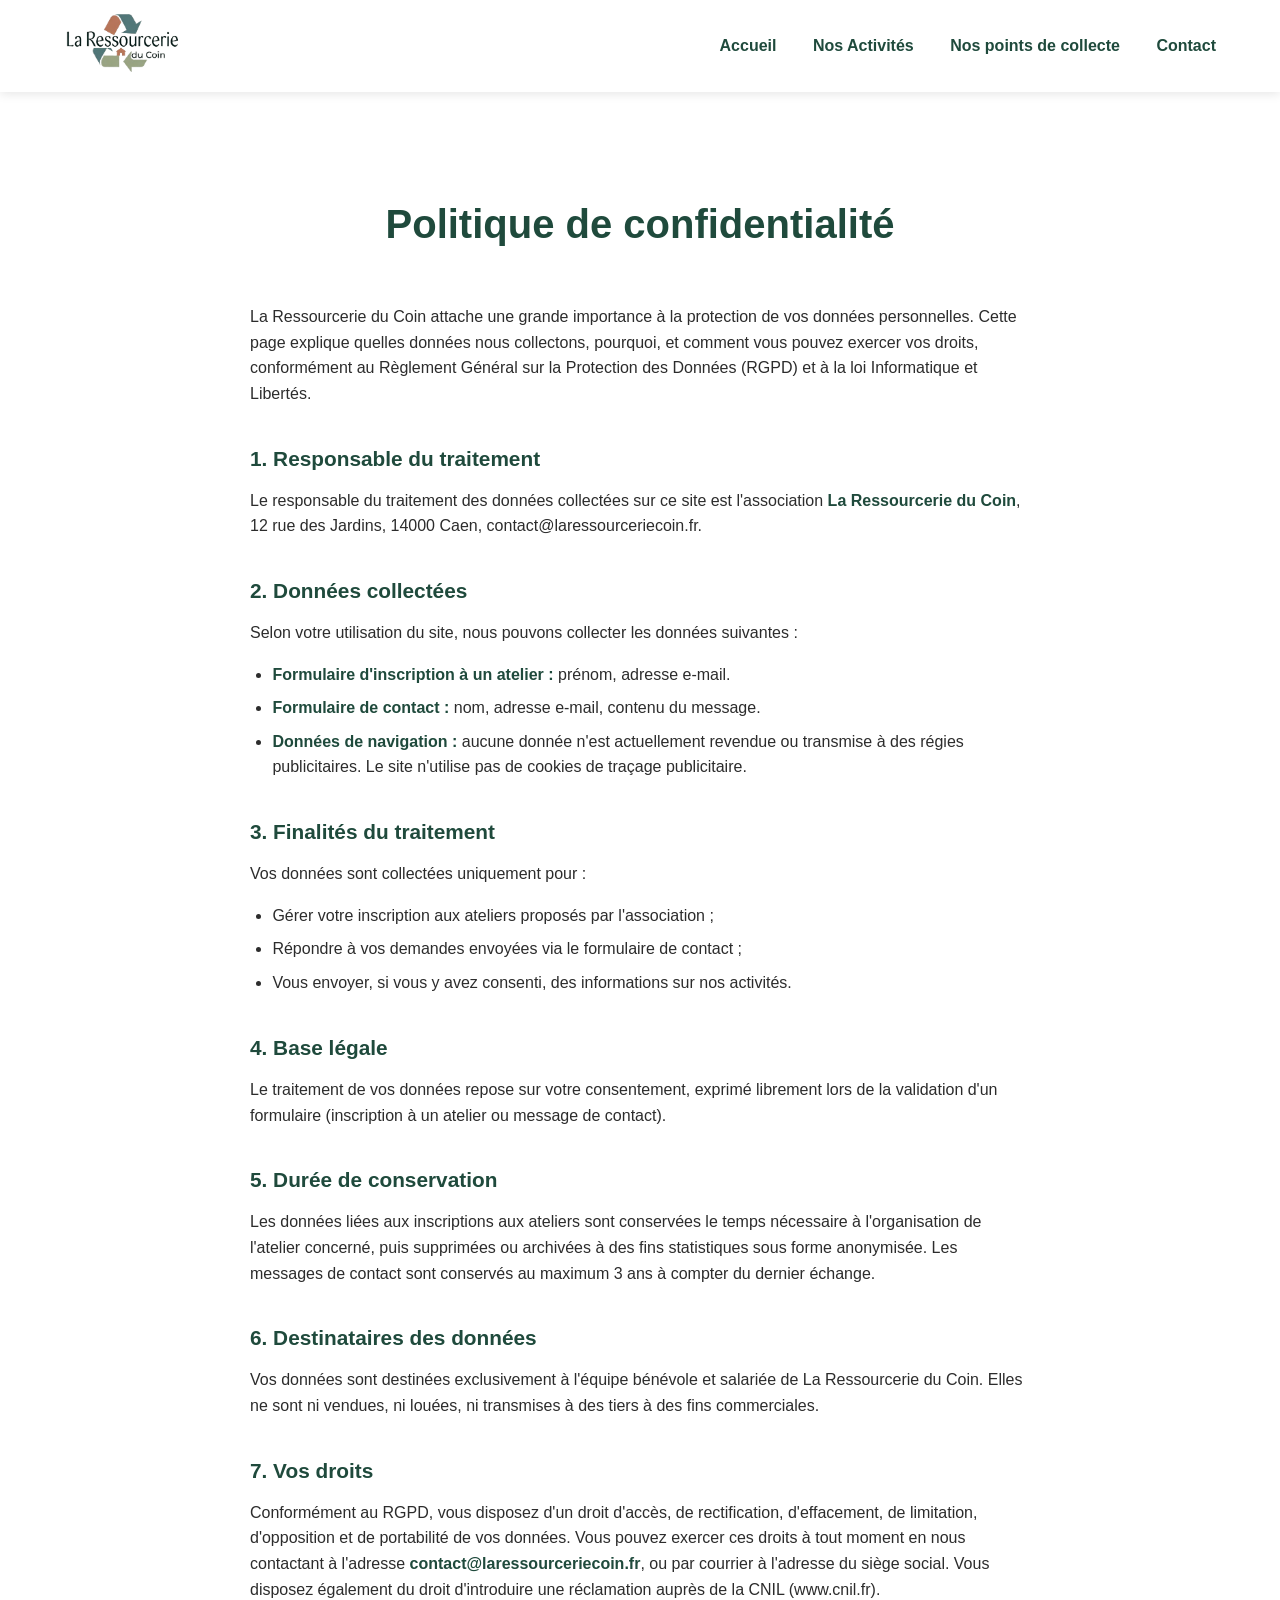
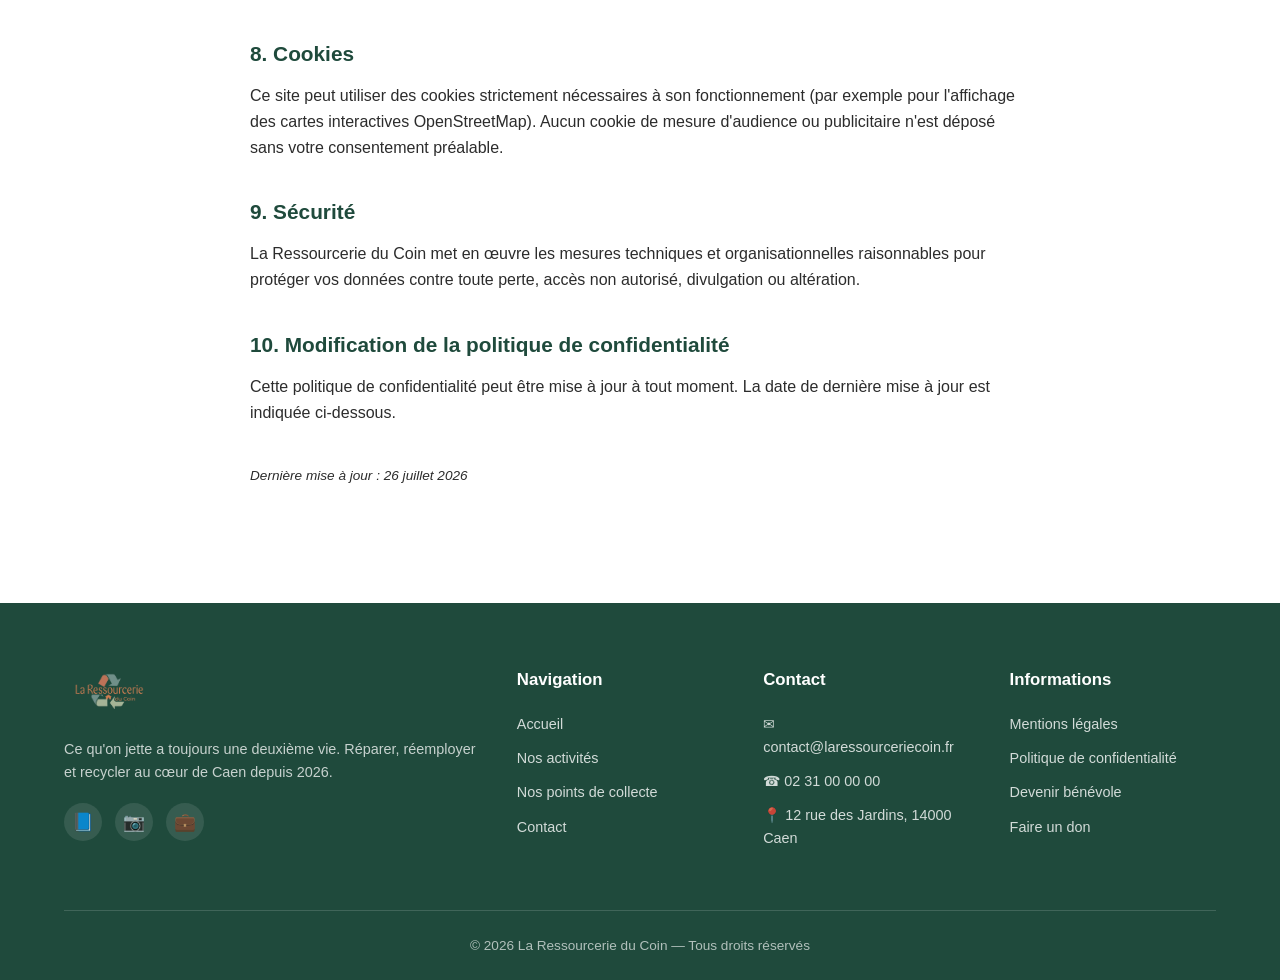
<file: page/index6.html>
<!DOCTYPE html>
<html lang="fr">

<head>
    <link rel="icon" type="image/png" href="../photo/logonglet.png">
    <meta charset="UTF-8">
    <meta name="viewport" content="width=device-width, initial-scale=1.0">
    <title>Politique de confidentialité – La Ressourcerie du Coin</title>
    <meta name="description" content="Politique de confidentialité et protection des données personnelles du site de l'association La Ressourcerie du Coin.">
    <link rel="stylesheet" href="../style.css">
    <script src="../script.js" defer></script>

</head>

<body>

    <header class="header">

        <div class="logo">
            <img src="../photo/logoecri.png" alt="logo" />
        </div>

        <nav class="navigation">
            <a href="../index.html">Accueil</a>
            <a href="index2.html">Nos Activités</a>
            <a href="index3.html">Nos points de collecte</a>
            <a href="index4.html">Contact</a>
        </nav>

    </header>


    <main>

        <section class="page-legale" id="confidentialite">

            <h2>Politique de confidentialité</h2>

            <div class="contenu-legal">

                <p>
                    La Ressourcerie du Coin attache une grande importance à la protection de vos données
                    personnelles. Cette page explique quelles données nous collectons, pourquoi, et comment
                    vous pouvez exercer vos droits, conformément au Règlement Général sur la Protection des
                    Données (RGPD) et à la loi Informatique et Libertés.
                </p>

                <h3>1. Responsable du traitement</h3>
                <p>
                    Le responsable du traitement des données collectées sur ce site est l'association
                    <strong>La Ressourcerie du Coin</strong>, 12 rue des Jardins, 14000 Caen,
                    contact@laressourceriecoin.fr.
                </p>

                <h3>2. Données collectées</h3>
                <p>Selon votre utilisation du site, nous pouvons collecter les données suivantes :</p>
                <ul>
                    <li><strong>Formulaire d'inscription à un atelier :</strong> prénom, adresse e-mail.</li>
                    <li><strong>Formulaire de contact :</strong> nom, adresse e-mail, contenu du message.</li>
                    <li><strong>Données de navigation :</strong> aucune donnée n'est actuellement revendue
                        ou transmise à des régies publicitaires. Le site n'utilise pas de cookies de
                        traçage publicitaire.</li>
                </ul>

                <h3>3. Finalités du traitement</h3>
                <p>Vos données sont collectées uniquement pour :</p>
                <ul>
                    <li>Gérer votre inscription aux ateliers proposés par l'association ;</li>
                    <li>Répondre à vos demandes envoyées via le formulaire de contact ;</li>
                    <li>Vous envoyer, si vous y avez consenti, des informations sur nos activités.</li>
                </ul>

                <h3>4. Base légale</h3>
                <p>
                    Le traitement de vos données repose sur votre consentement, exprimé librement lors de
                    la validation d'un formulaire (inscription à un atelier ou message de contact).
                </p>

                <h3>5. Durée de conservation</h3>
                <p>
                    Les données liées aux inscriptions aux ateliers sont conservées le temps nécessaire à
                    l'organisation de l'atelier concerné, puis supprimées ou archivées à des fins
                    statistiques sous forme anonymisée. Les messages de contact sont conservés au maximum
                    3 ans à compter du dernier échange.
                </p>

                <h3>6. Destinataires des données</h3>
                <p>
                    Vos données sont destinées exclusivement à l'équipe bénévole et salariée de La
                    Ressourcerie du Coin. Elles ne sont ni vendues, ni louées, ni transmises à des tiers à
                    des fins commerciales.
                </p>

                <h3>7. Vos droits</h3>
                <p>
                    Conformément au RGPD, vous disposez d'un droit d'accès, de rectification, d'effacement,
                    de limitation, d'opposition et de portabilité de vos données. Vous pouvez exercer ces
                    droits à tout moment en nous contactant à l'adresse
                    <strong>contact@laressourceriecoin.fr</strong>, ou par courrier à l'adresse du siège
                    social. Vous disposez également du droit d'introduire une réclamation auprès de la
                    CNIL (www.cnil.fr).
                </p>

                <h3>8. Cookies</h3>
                <p>
                    Ce site peut utiliser des cookies strictement nécessaires à son fonctionnement (par
                    exemple pour l'affichage des cartes interactives OpenStreetMap). Aucun cookie de
                    mesure d'audience ou publicitaire n'est déposé sans votre consentement préalable.
                </p>

                <h3>9. Sécurité</h3>
                <p>
                    La Ressourcerie du Coin met en œuvre les mesures techniques et organisationnelles
                    raisonnables pour protéger vos données contre toute perte, accès non autorisé,
                    divulgation ou altération.
                </p>

                <h3>10. Modification de la politique de confidentialité</h3>
                <p>
                    Cette politique de confidentialité peut être mise à jour à tout moment. La date de
                    dernière mise à jour est indiquée ci-dessous.
                </p>

                <p class="date-maj">Dernière mise à jour : 26 juillet 2026</p>

            </div>

        </section>

    </main>




    <footer class="footer">

        <div class="footer-contenu">

            <div class="footer-bloc footer-a-propos">
                <img src="../photo/ecrimar.png" alt="La Ressourcerie du Coin" class="footer-logo">
                <p>
                    Ce qu'on jette a toujours une deuxième vie. Réparer, réemployer et recycler
                    au cœur de Caen depuis 2026.
                </p>
                <div class="footer-reseaux">
                    <a href="https://facebook.com" aria-label="Facebook">📘</a>
                    <a href="https://instagram.com" aria-label="Instagram">📷</a>
                    <a href="https://linkedin.com" aria-label="LinkedIn">💼</a>
                </div>
            </div>

            <div class="footer-bloc">
                <h4>Navigation</h4>
                <ul>
                    <li><a href="../index.html">Accueil</a></li>
                    <li><a href="index2.html">Nos activités</a></li>
                    <li><a href="index3.html">Nos points de collecte</a></li>
                    <li><a href="index4.html">Contact</a></li>
                </ul>
            </div>

            <div class="footer-bloc">
                <h4>Contact</h4>
                <ul class="footer-contact">
                    <li><a href="mailto:contact@laressourceriecoin.fr">✉ contact@laressourceriecoin.fr</a></li>
                    <li>☎ 02 31 00 00 00</li>
                    <li>📍 12 rue des Jardins, 14000 Caen</li>
                </ul>
            </div>

            <div class="footer-bloc">
                <h4>Informations</h4>
                <ul>
                    <li><a href="index5.html">Mentions légales</a></li>
                    <li><a href="index6.html">Politique de confidentialité</a></li>
                    <li><a href="index4.html">Devenir bénévole</a></li>
                    <li><a href="index7.html">Faire un don</a></li>
                </ul>
            </div>

        </div>

        <div class="footer-bas">
            <p>© 2026 La Ressourcerie du Coin — Tous droits réservés</p>
        </div>

    </footer>



</body>

</html>
</file>
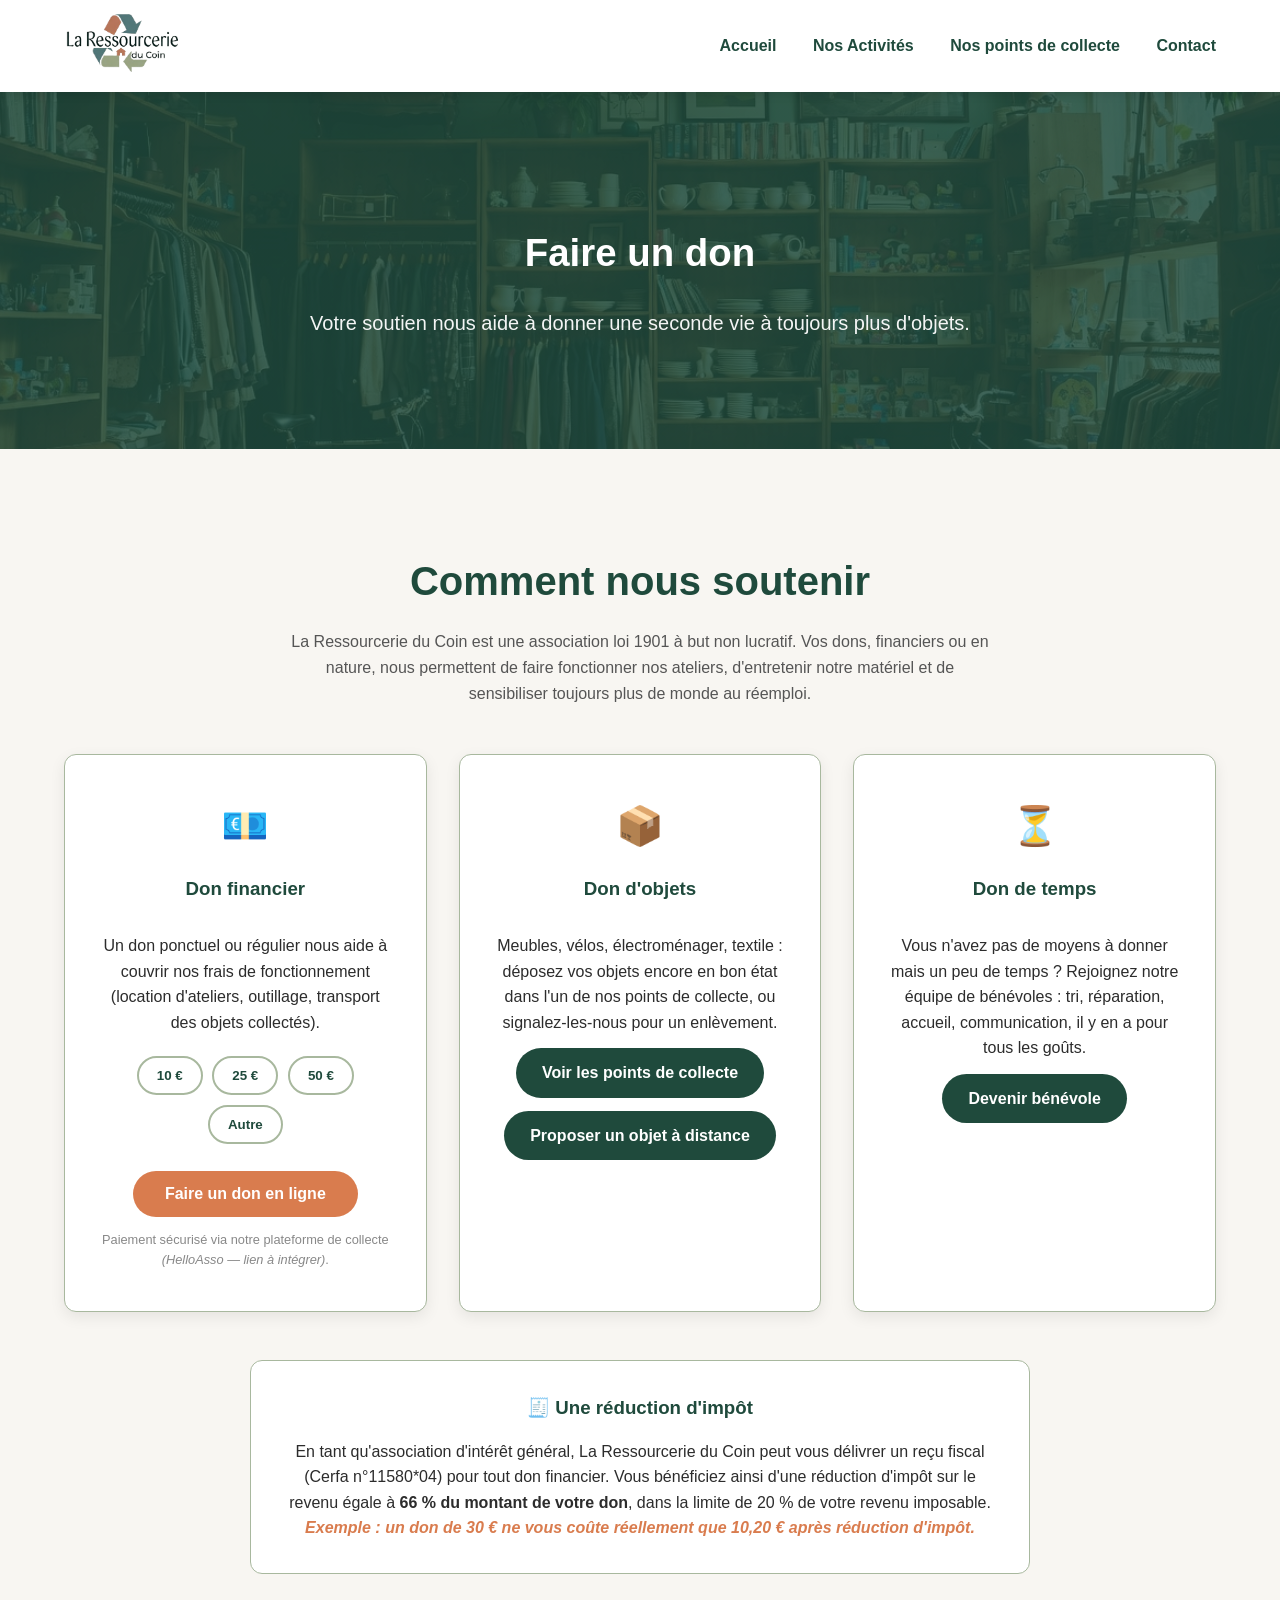
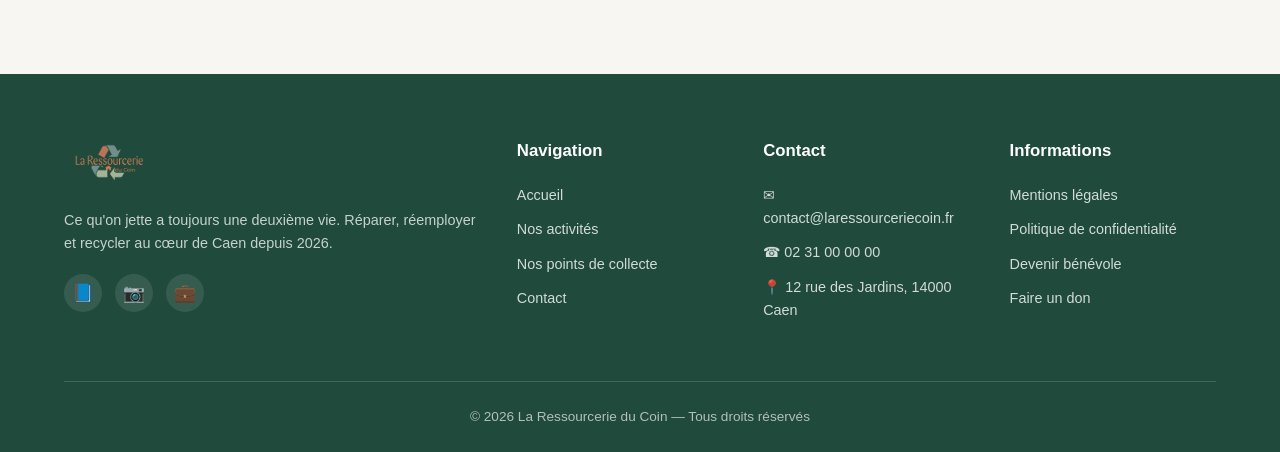
<file: page/index7.html>
<!DOCTYPE html>
<html lang="fr">

<head>
    <link rel="icon" type="image/png" href="../photo/logonglet.png">
    <meta charset="UTF-8">
    <meta name="viewport" content="width=device-width, initial-scale=1.0">
    <title>Faire un don – La Ressourcerie du Coin</title>
    <meta name="description" content="Soutenez La Ressourcerie du Coin par un don financier ou un don d'objets et bénéficiez d'une réduction d'impôt.">
    <link rel="stylesheet" href="../style.css">
    <script src="../script.js" defer></script>

</head>

<body>

    <header class="header">

        <div class="logo">
            <img src="../photo/logoecri.png" alt="logo" />
        </div>

        <nav class="navigation">
            <a href="../index.html">Accueil</a>
            <a href="index2.html">Nos Activités</a>
            <a href="index3.html">Nos points de collecte</a>
            <a href="index4.html">Contact</a>
        </nav>

    </header>


    <main>

        <section class="hero hero-petit" id="accueil">
            <div class="hero-content">
                <h1>Faire un don</h1>
                <p>Votre soutien nous aide à donner une seconde vie à toujours plus d'objets.</p>
            </div>
        </section>

        <section class="dons" id="dons">

            <h2>Comment nous soutenir</h2>
            <p class="dons-intro">
                La Ressourcerie du Coin est une association loi 1901 à but non lucratif. Vos dons,
                financiers ou en nature, nous permettent de faire fonctionner nos ateliers, d'entretenir
                notre matériel et de sensibiliser toujours plus de monde au réemploi.
            </p>

            <div class="cards dons-cards">

                <div class="card don-card">
                    <div class="don-icone">💶</div>
                    <h3>Don financier</h3>
                    <p>
                        Un don ponctuel ou régulier nous aide à couvrir nos frais de fonctionnement
                        (location d'ateliers, outillage, transport des objets collectés).
                    </p>

                    <div class="montants">
                        <button type="button" class="montant" data-montant="10">10 €</button>
                        <button type="button" class="montant" data-montant="25">25 €</button>
                        <button type="button" class="montant" data-montant="50">50 €</button>
                        <button type="button" class="montant montant-autre" data-montant="autre">Autre</button>
                    </div>

                    <input type="number" id="montant-personnalise" class="montant-input" placeholder="Montant en €" min="1" style="display:none;">

                    <button type="button" class="btn btn-don" id="btn-faire-don">
                        Faire un don en ligne
                    </button>
                    <p class="don-note">
                        Paiement sécurisé via notre plateforme de collecte
                        <em>(HelloAsso — lien à intégrer)</em>.
                    </p>
                </div>

                <div class="card don-card">
                    <div class="don-icone">📦</div>
                    <h3>Don d'objets</h3>
                    <p>
                        Meubles, vélos, électroménager, textile : déposez vos objets encore en bon état
                        dans l'un de nos points de collecte, ou signalez-les-nous pour un enlèvement.
                    </p>
                    <a class="btn btn-secondaire" href="index3.html">
                        Voir les points de collecte
                    </a>
                    <a class="btn btn-secondaire" href="index4.html">
                        Proposer un objet à distance
                    </a>
                </div>

                <div class="card don-card">
                    <div class="don-icone">⏳</div>
                    <h3>Don de temps</h3>
                    <p>
                        Vous n'avez pas de moyens à donner mais un peu de temps ? Rejoignez notre équipe
                        de bénévoles : tri, réparation, accueil, communication, il y en a pour tous les
                        goûts.
                    </p>
                    <a class="btn btn-secondaire" href="index4.html">
                        Devenir bénévole
                    </a>
                </div>

            </div>

            <div class="don-fiscal">
                <h3>🧾 Une réduction d'impôt</h3>
                <p>
                    En tant qu'association d'intérêt général, La Ressourcerie du Coin peut vous délivrer
                    un reçu fiscal (Cerfa n°11580*04) pour tout don financier. Vous bénéficiez ainsi
                    d'une réduction d'impôt sur le revenu égale à <strong>66 % du montant de votre don</strong>,
                    dans la limite de 20 % de votre revenu imposable.
                </p>
                <p class="don-exemple">
                    Exemple : un don de 30 € ne vous coûte réellement que 10,20 € après réduction d'impôt.
                </p>
            </div>

        </section>

    </main>




    <footer class="footer">

        <div class="footer-contenu">

            <div class="footer-bloc footer-a-propos">
                <img src="../photo/ecrimar.png" alt="La Ressourcerie du Coin" class="footer-logo">
                <p>
                    Ce qu'on jette a toujours une deuxième vie. Réparer, réemployer et recycler
                    au cœur de Caen depuis 2026.
                </p>
                <div class="footer-reseaux">
                    <a href="https://facebook.com" aria-label="Facebook">📘</a>
                    <a href="https://instagram.com" aria-label="Instagram">📷</a>
                    <a href="https://linkedin.com" aria-label="LinkedIn">💼</a>
                </div>
            </div>

            <div class="footer-bloc">
                <h4>Navigation</h4>
                <ul>
                    <li><a href="../index.html">Accueil</a></li>
                    <li><a href="index2.html">Nos activités</a></li>
                    <li><a href="index3.html">Nos points de collecte</a></li>
                    <li><a href="index4.html">Contact</a></li>
                </ul>
            </div>

            <div class="footer-bloc">
                <h4>Contact</h4>
                <ul class="footer-contact">
                    <li><a href="mailto:contact@laressourceriecoin.fr">✉ contact@laressourceriecoin.fr</a></li>
                    <li>☎ 02 31 00 00 00</li>
                    <li>📍 12 rue des Jardins, 14000 Caen</li>
                </ul>
            </div>

            <div class="footer-bloc">
                <h4>Informations</h4>
                <ul>
                    <li><a href="index5.html">Mentions légales</a></li>
                    <li><a href="index6.html">Politique de confidentialité</a></li>
                    <li><a href="index4.html">Devenir bénévole</a></li>
                    <li><a href="index7.html">Faire un don</a></li>
                </ul>
            </div>

        </div>

        <div class="footer-bas">
            <p>© 2026 La Ressourcerie du Coin — Tous droits réservés</p>
        </div>

    </footer>



</body>

</html>
</file>
<file: style.css>
/* ====================== 
   CHARTE GRAPHIQUE 
   ====================== */
:root {
    --vert-principal: #1F4A3C;
    --vert-secondaire: #8FBF8F;
    --terre-cuite: #D97C4E;
    --vert-clair: #A8B89E;
    --gris-fonce: #2C2C2C;
    --beige: #F8F6F2;
}

/* ====================== 
   RESET & GÉNÉRAL 
   ====================== */
* {
    margin: 0;
    padding: 0;
    box-sizing: border-box;
}

body {
    font-family: 'Arial', 'Helvetica', sans-serif;
    line-height: 1.6;
    color: var(--gris-fonce);
    background-color: var(--beige);
}

/* ====================== 
   HEADER 
   ====================== */
.header {
    background-color: white;
    box-shadow: 0 2px 10px rgba(0, 0, 0, 0.1);
    position: sticky;
    top: 0;
    z-index: 100;
    padding: 1rem 5%;
    display: flex;
    align-items: center;
    justify-content: space-between;
}

.header{
    height:92px;
    padding:0 5%;
    display:flex;
    align-items:center;
    justify-content:space-between;
}

.logo img{
    height:60px;
    width:auto;
}

.navigation a {
    color: var(--vert-principal);
    text-decoration: none;
    margin-left: 2rem;
    font-weight: 600;
    transition: color 0.3s;
}

.navigation a:hover {
    color: var(--terre-cuite);
}

/* ====================== 
   HERO 
   ====================== */
.hero {
    background: linear-gradient(rgba(31, 74, 60, 0.85), rgba(31, 74, 60, 0.85)), 
                url('photo/fond2.jpg') center/cover no-repeat;
    color: white;
    padding: 180px 5% 120px;
    text-align: center;
}

.hero h1 {
    font-size: 3.2rem;
    margin-bottom: 1.5rem;
    color: white;
}

.hero p {
    font-size: 1.25rem;
    max-width: 800px;
    margin: 0 auto 2.5rem;
    opacity: 0.95;
}

.btn {
    display: inline-block;
    background-color: var(--terre-cuite);
    color: white;
    padding: 14px 32px;
    border-radius: 50px;
    text-decoration: none;
    font-weight: bold;
    transition: all 0.3s;
}

.btn:hover {
    background-color: #c56d42;
    transform: translateY(-3px);
}

/* ====================== 
   SECTIONS 
   ====================== */
section {
    padding: 100px 5%;
}

h2 {
    color: var(--vert-principal);
    text-align: center;
    font-size: 2.5rem;
    margin-bottom: 3rem;
}

/* Cards */
.cards {
    display: grid;
    grid-template-columns: repeat(auto-fit, minmax(320px, 1fr));
    gap: 2rem;
    max-width: 1200px;
    margin: 0 auto;
}

.card {
    background: white;
    padding: 2.5rem 2rem;
    border-radius: 12px;
    box-shadow: 0 5px 15px rgba(0, 0, 0, 0.08);
    text-align: center;
    transition: transform 0.3s;
    border: 1px solid var(--vert-clair);
}

#liste-ateliers {
    display: grid;
    grid-template-columns: repeat(2, 1fr);
    gap: 20px;
    margin-top: 30px;
}

.card:hover {
    transform: translateY(-10px);
}

.card h3 {
    color: var(--vert-principal);
    margin-bottom: 1rem;
}

/* À propos */
.about {
    background-color: white;
    text-align: center;
}

/* Contact */
.contact form {
    max-width: 600px;
    margin: 0 auto;
    display: flex;
    flex-direction: column;
    gap: 1.2rem;
}

.contact input,
.contact textarea {
    padding: 14px 18px;
    border: 2px solid var(--vert-clair);
    border-radius: 8px;
    font-size: 1rem;
}

.contact button {
    background-color: var(--vert-principal);
    color: white;
    padding: 16px;
    border: none;
    border-radius: 8px;
    font-size: 1.1rem;
    cursor: pointer;
    transition: 0.3s;
}

.contact button:hover {
    background-color: #143828;
}

/* ====================== 
   CHIFFRES / STATISTIQUES 
   ====================== */
.chiffres {
    background-color: var(--vert-principal);
    text-align: center;
}

.chiffres h2 {
    color: white;
}

.chiffres-intro {
    max-width: 650px;
    margin: -2rem auto 3rem;
    color: rgba(255, 255, 255, 0.8);
}

.stats-grid {
    display: grid;
    grid-template-columns: repeat(auto-fit, minmax(180px, 1fr));
    gap: 1.5rem;
    max-width: 1200px;
    margin: 0 auto;
}

.stat-card {
    background: rgba(255, 255, 255, 0.06);
    border: 1px solid rgba(255, 255, 255, 0.15);
    border-radius: 12px;
    padding: 2rem 1rem;
    transition: transform 0.3s, background 0.3s;
}

.stat-card:hover {
    transform: translateY(-6px);
    background: rgba(255, 255, 255, 0.1);
}

.stat-icone {
    font-size: 2rem;
    margin-bottom: 0.8rem;
}

.stat-valeur {
    font-size: 2.1rem;
    font-weight: bold;
    color: var(--terre-cuite);
    margin-bottom: 0.4rem;
}

.stat-label {
    color: rgba(255, 255, 255, 0.85);
    font-size: 0.95rem;
}

.stats-maj {
    margin-top: 2.5rem;
    color: rgba(255, 255, 255, 0.5);
    font-size: 0.8rem;
    font-style: italic;
}

/* Une seule colonne */
#liste-ateliers {
    display: grid;
    grid-template-columns: 1fr;
    gap: 20px;
    margin-top: 30px;
}

/* Contenu de la carte : infos + emplacement côte à côte */
.card-contenu {
    display: flex;
    gap: 2rem;
    text-align: left;
    align-items: stretch;
}

.card-info {
    flex: 1;
}

.lieu-info {
    flex: 1;
    display: flex;
    flex-direction: column;
    gap: 0.5rem;
    background: var(--beige);
    border: 1px solid var(--vert-clair);
    border-radius: 10px;
    padding: 1rem;
}

.mini-carte {
    width: 100%;
    height: 450px;   
    border: none;
    border-radius: 8px;
}

.lieu-details {
    display: flex;
    align-items: flex-start;
    justify-content: space-between;
    gap: 1rem;
}

.lieu-adresse p {
    margin: 0.15rem 0;
    font-size: 0.85rem;
}

.lieu-horaires {
    flex-shrink: 0;
    text-align: right;
    font-size: 0.85rem;
    font-weight: 600;
    color: var(--vert-principal);
    white-space: nowrap;
}

.type-badge {
    display: inline-block;
    background: var(--vert-secondaire);
    color: var(--vert-principal);
    font-weight: 600;
    padding: 3px 10px;
    border-radius: 50px;
    font-size: 0.8rem !important;
}

@media (max-width: 768px) {
    .card-contenu {
        flex-direction: column;
    }
}
/* ====================== 
   HERO RÉDUIT (pages secondaires)
   ====================== */
.hero-petit {
    padding: 130px 5% 70px;
}

.hero-petit h1 {
    font-size: 2.4rem;
}

.navigation a.active {
    color: var(--terre-cuite);
}

/* ====================== 
   PAGE CONTACT 
   ====================== */
.contact-page {
    background-color: white;
    max-width: 780px;
    margin: 0 auto;
}

.contact-intro {
    text-align: center;
    max-width: 600px;
    margin: -2rem auto 2.5rem;
    color: #555;
}

.choix-sujet-groupe {
    display: grid;
    grid-template-columns: repeat(3, 1fr);
    gap: 1rem;
    margin-bottom: 1.5rem;
}

.choix-sujet {
    position: relative;
    display: flex;
    flex-direction: column;
    align-items: center;
    text-align: center;
    gap: 0.4rem;
    padding: 1.4rem 1rem;
    border: 2px solid var(--vert-clair);
    border-radius: 12px;
    cursor: pointer;
    transition: 0.25s;
    background: var(--beige);
}

.choix-sujet:hover {
    border-color: var(--terre-cuite);
}

.choix-sujet input {
    position: absolute;
    opacity: 0;
    width: 0;
    height: 0;
}

.choix-sujet:has(input:checked) {
    border-color: var(--vert-principal);
    background: white;
    box-shadow: 0 5px 15px rgba(31, 74, 60, 0.15);
}

.choix-icone {
    font-size: 1.8rem;
}

.choix-titre {
    font-weight: 700;
    color: var(--vert-principal);
}

.choix-desc {
    font-size: 0.8rem;
    color: #777;
}

#champ-supplementaire label,
#champ-supplementaire select {
    display: block;
    width: 100%;
}

#champ-supplementaire select {
    margin-bottom: 1.2rem;
    padding: 14px 18px;
    border: 2px solid var(--vert-clair);
    border-radius: 8px;
    font-size: 1rem;
    font-family: inherit;
}

.contact-page label {
    display: block;
    color: var(--vert-principal);
    font-weight: 600;
    margin-bottom: 0.4rem;
}

.contact-page input,
.contact-page textarea {
    width: 100%;
    padding: 14px 18px;
    margin-bottom: 1.2rem;
    border: 2px solid var(--vert-clair);
    border-radius: 8px;
    font-size: 1rem;
    font-family: inherit;
}

.contact-page textarea {
    min-height: 140px;
    resize: vertical;
}

.contact-page button[type="submit"] {
    width: 100%;
    padding: 16px;
    border: none;
    border-radius: 50px;
    background: var(--terre-cuite);
    color: white;
    font-size: 1rem;
    font-weight: bold;
    cursor: pointer;
    transition: 0.3s;
}

.contact-page button[type="submit"]:hover {
    background: #c56d42;
    transform: translateY(-2px);
}

@media (max-width: 700px) {
    .choix-sujet-groupe {
        grid-template-columns: 1fr;
    }
}

/* ====================== 
   PAGE FAIRE UN DON 
   ====================== */
.dons {
    background-color: var(--beige);
}

.dons-intro {
    max-width: 700px;
    margin: -2rem auto 3rem;
    text-align: center;
    color: #555;
}

.dons-cards {
    align-items: stretch;
}

.don-card {
    display: flex;
    flex-direction: column;
    align-items: center;
    gap: 0.8rem;
}

.don-icone {
    font-size: 2.4rem;
    margin-bottom: 0.3rem;
}

.montants {
    display: flex;
    gap: 0.6rem;
    flex-wrap: wrap;
    justify-content: center;
    margin: 0.5rem 0;
}

.montant {
    padding: 10px 18px;
    border: 2px solid var(--vert-clair);
    background: white;
    border-radius: 50px;
    font-weight: 700;
    color: var(--vert-principal);
    cursor: pointer;
    transition: 0.25s;
}

.montant:hover {
    border-color: var(--terre-cuite);
}

.montant-actif {
    background: var(--vert-principal);
    border-color: var(--vert-principal);
    color: white;
}

.montant-input {
    width: 100%;
    padding: 12px 16px;
    margin-top: 0.3rem;
    border: 2px solid var(--vert-clair);
    border-radius: 8px;
    font-size: 1rem;
    text-align: center;
}

.btn-don {
    border: none;
    cursor: pointer;
    font-size: 1rem;
    margin-top: 0.4rem;
}

.don-note {
    font-size: 0.8rem;
    color: #888;
    text-align: center;
}

.btn-secondaire {
    display: inline-block;
    background-color: var(--vert-principal);
    color: white;
    padding: 12px 26px;
    border-radius: 50px;
    text-decoration: none;
    font-weight: bold;
    transition: 0.3s;
}

.btn-secondaire:hover {
    background-color: #143828;
    transform: translateY(-3px);
}

.don-fiscal {
    max-width: 780px;
    margin: 3rem auto 0;
    background: white;
    border: 1px solid var(--vert-clair);
    border-radius: 12px;
    padding: 2rem;
    text-align: center;
}

.don-fiscal h3 {
    color: var(--vert-principal);
    margin-bottom: 1rem;
}

.don-exemple {
    font-style: italic;
    color: var(--terre-cuite);
    font-weight: 600;
}

/* ====================== 
   PAGES LÉGALES 
   ====================== */
.page-legale {
    background-color: white;
    padding: 100px 5%;
}

.contenu-legal {
    max-width: 780px;
    margin: 0 auto;
    text-align: left;
}

.contenu-legal h3 {
    color: var(--vert-principal);
    margin-top: 2.2rem;
    margin-bottom: 0.8rem;
    font-size: 1.3rem;
}

.contenu-legal h3:first-child {
    margin-top: 0;
}

.contenu-legal p {
    margin-bottom: 1rem;
    color: var(--gris-fonce);
}

.contenu-legal ul {
    margin: 0 0 1rem 1.4rem;
}

.contenu-legal li {
    margin-bottom: 0.5rem;
}

.contenu-legal strong {
    color: var(--vert-principal);
}

.contenu-legal em {
    color: var(--terre-cuite);
    font-style: italic;
}

.date-maj {
    margin-top: 2.5rem;
    font-size: 0.85rem;
    color: #777;
    font-style: italic;
}

@media (max-width: 768px) {
    .page-legale {
        padding: 60px 6%;
    }
}

/* ====================== 
   FOOTER 
   ====================== */
.footer {
    background-color: var(--vert-principal);
    color: white;
    padding: 4rem 5% 0;
    font-size: 0.9rem;
}

.footer-contenu {
    display: grid;
    grid-template-columns: 2fr 1fr 1fr 1fr;
    gap: 2.5rem;
    max-width: 1200px;
    margin: 0 auto;
    padding-bottom: 3rem;
    border-bottom: 1px solid rgba(255, 255, 255, 0.15);
}

.footer-bloc h4 {
    color: white;
    font-size: 1.05rem;
    margin-bottom: 1.2rem;
    position: relative;
}

.footer-bloc ul {
    list-style: none;
}

.footer-bloc li {
    margin-bottom: 0.7rem;
}

.footer-bloc a {
    color: rgba(255, 255, 255, 0.8);
    text-decoration: none;
    transition: color 0.3s;
}

.footer-bloc a:hover {
    color: var(--terre-cuite);
}

.footer-contact li {
    color: rgba(255, 255, 255, 0.8);
}

.footer-a-propos .footer-logo {
    height: 48px;
    margin-bottom: 1rem;
    padding: 6px 10px;
    border-radius: 8px;
}

.footer-a-propos p {
    color: rgba(255, 255, 255, 0.75);
    line-height: 1.6;
    margin-bottom: 1.2rem;
}

.footer-reseaux {
    display: flex;
    gap: 0.8rem;
}

.footer-reseaux a {
    display: flex;
    align-items: center;
    justify-content: center;
    width: 38px;
    height: 38px;
    background: rgba(255, 255, 255, 0.1);
    border-radius: 50%;
    font-size: 1.1rem;
    transition: background 0.3s, transform 0.3s;
}

.footer-reseaux a:hover {
    background: var(--terre-cuite);
    transform: translateY(-3px);
}

.footer-bas {
    max-width: 1200px;
    margin: 0 auto;
    padding: 1.5rem 0;
    text-align: center;
    color: rgba(255, 255, 255, 0.65);
    font-size: 0.85rem;
}

@media (max-width: 900px) {
    .footer-contenu {
        grid-template-columns: repeat(2, 1fr);
    }
}

@media (max-width: 600px) {
    .footer {
        padding: 3rem 6% 0;
        text-align: center;
    }

    .footer-contenu {
        grid-template-columns: 1fr;
        gap: 2rem;
    }

    .footer-reseaux {
        justify-content: center;
    }
}


/* ====================== 
   RESPONSIVE 
   ====================== */
@media (max-width: 768px) {
    .header {
        flex-direction: column;
        gap: 1rem;
    }
    
    .navigation a {
        margin: 0 1rem;
    }
    
    .hero h1 {
        font-size: 2.4rem;
    }
}
/* ======================
   POPUP FORMULAIRE
   ====================== */

.overlay {
    display: none;
    position: fixed;
    inset: 0;
    background: rgba(31, 74, 60, 0.55);
    backdrop-filter: blur(3px);
    z-index: 1000;
}

.formulaire {
    display: none;
    position: fixed;
    top: 50%;
    left: 50%;
    transform: translate(-50%, -50%);
    width: min(90%, 500px);

    background: white;
    border-radius: 15px;
    padding: 2.5rem;

    border: 1px solid var(--vert-clair);
    box-shadow: 0 15px 40px rgba(0,0,0,.2);

    z-index: 1001;
}

.formulaire h2,
.formulaire h3 {
    color: var(--vert-principal);
    text-align: center;
    margin-bottom: 1.8rem;
    font-size: 25px;
}

.formulaire label {
    display: block;
    color: var(--vert-principal);
    font-weight: 600;
    margin-bottom: .4rem;
}

.formulaire input,
.formulaire textarea,
.formulaire select {
    width: 100%;
    padding: 14px 18px;
    margin-bottom: 1.2rem;

    border: 2px solid var(--vert-clair);
    border-radius: 8px;

    font-size: 1rem;
    font-family: inherit;

    transition: .25s;
}

.formulaire input:focus,
.formulaire textarea:focus,
.formulaire select:focus {
    outline: none;
    border-color: var(--vert-principal);
    box-shadow: 0 0 0 4px rgba(31, 74, 60, .15);
}

.formulaire textarea {
    resize: vertical;
    min-height: 120px;
}

.formulaire button {
    width: 100%;
    padding: 15px;
    margin-top: 1rem;

    border: none;
    border-radius: 50px;

    background: var(--terre-cuite);
    color: white;

    font-size: 1rem;
    font-weight: bold;
    cursor: pointer;

    transition: .3s;
}

.formulaire button:hover {
    background: #c56d42;
    transform: translateY(-2px);
}

.formulaire .btn-secondaire {
    background: var(--vert-principal);
}

.formulaire .btn-secondaire:hover {
    background: #143828;
}

.formulaire .actions {
    display: flex;
    gap: 15px;
    margin-top: 1rem;
}

.formulaire .actions button {
    flex: 1;
}

@media (max-width: 768px) {
    .formulaire {
        width: 95%;
        padding: 1.8rem;
    }

    .formulaire .actions {
        flex-direction: column;
    }
}
#message-formulaire {
    margin: 1rem 0;
    text-align: center;
    font-weight: 600;
}

.message-erreur {
    color: #c0392b;
}

.message-succes {
    color: var(--vert-principal);
}


.confirmation {
    text-align: center;
    padding: 1rem;
}

.confirmation h3 {
    font-size: 25px;
    color: var(--vert-principal);
    margin-bottom: 1rem;
}

.confirmation p {
    margin-bottom: 2rem;
}

.confirmation button {
    background-color: var(--terre-cuite);
    color: white;
    border: none;
    padding: 14px 30px;
    border-radius: 50px;
    font-weight: bold;
    cursor: pointer;
}

.ligne-lieu {
    display: flex;
    justify-content: space-between;
    align-items: center;
    gap: 20px;
}

.ligne-lieu strong {
    flex: 1;
}

.ligne-lieu span {
    white-space: nowrap;
    text-align: right;
}
.adresse {
    white-space: pre-line;
    text-align: right;
}


/* ======================
   CARTES POINTS DE COLLECTE
   ====================== */
.card-collecte-contenu {
    display: flex;
    gap: 2rem;
    text-align: left;
    align-items: stretch;
}

.collecte-info {
    flex: 1;
    display: flex;
    flex-direction: column;
    gap: 0.6rem;
}

.collecte-header {
    display: flex;
    align-items: center;
    justify-content: space-between;
    gap: 1rem;
}

.collecte-header h3 {
    margin-bottom: 0;
}

.type-badge {
    display: inline-block;
    background: var(--vert-secondaire);
    color: var(--vert-principal);
    font-weight: 600;
    padding: 4px 12px;
    border-radius: 50px;
    font-size: 0.8rem;
    white-space: nowrap;
}

.collecte-info p {
    margin: 0.15rem 0;
    font-size: 0.95rem;
}

.ateliers-associes {
    margin-top: 0.6rem;
}

.ateliers-associes p {
    font-weight: 600;
    color: var(--vert-principal);
    margin-bottom: 0.5rem;
}

.chip-atelier {
    display: block;
    background: var(--beige);
    border: 1px solid var(--vert-clair);
    border-radius: 8px;
    padding: 8px 14px;
    margin-bottom: 6px;
    font-size: 0.85rem;
}

.chip-atelier .chip-date {
    color: var(--terre-cuite);
    font-weight: 600;
    margin-left: 6px;
}

.aucun-atelier {
    font-style: italic;
    color: #777;
    font-size: 0.85rem;
}

.grande-carte {
    flex: 1;
    width: 100%;
    min-height: 260px;
    border: none;
    border-radius: 10px;
}

@media (max-width: 768px) {
    .card-collecte-contenu {
        flex-direction: column;
    }
}

.photo-atelier{
    width:100%;
    height:300px;
    object-fit:cover;
    border-radius:10px;
    margin-top:15px;
    display:block;
}
</file>
